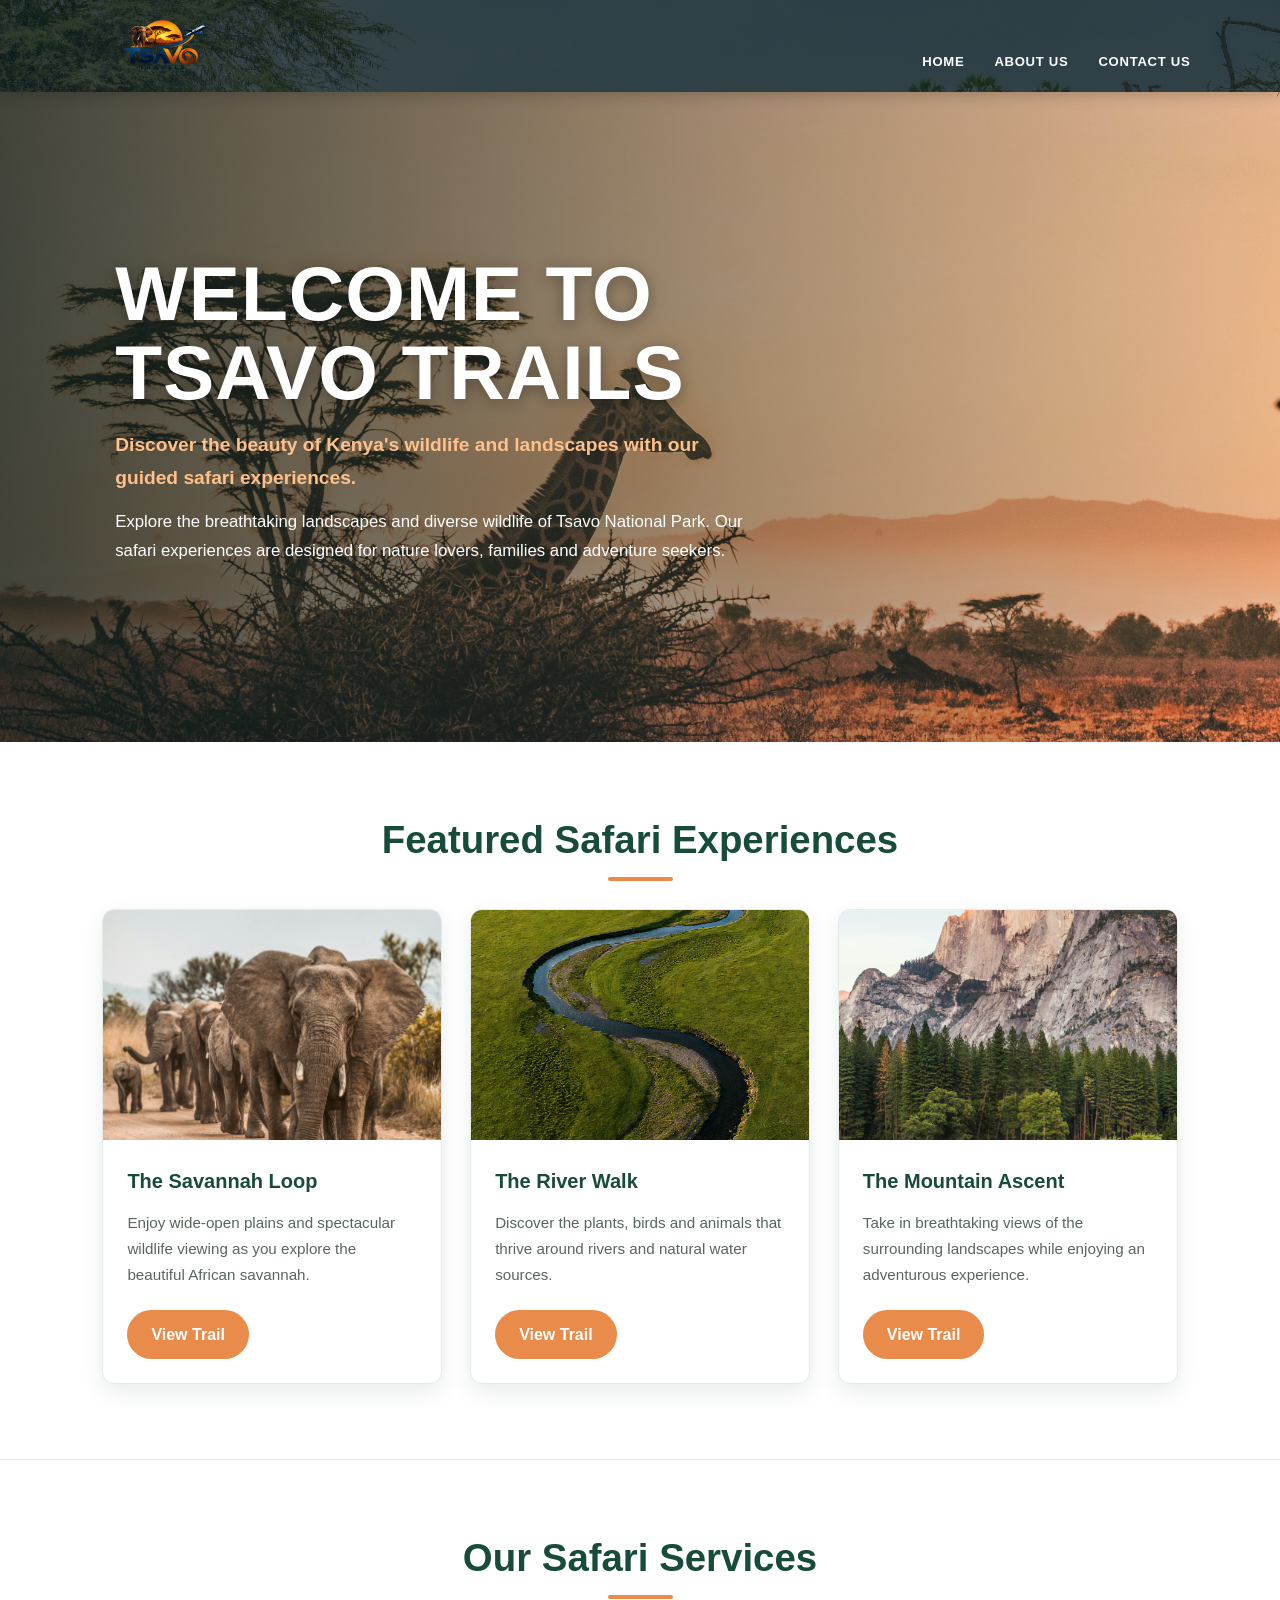
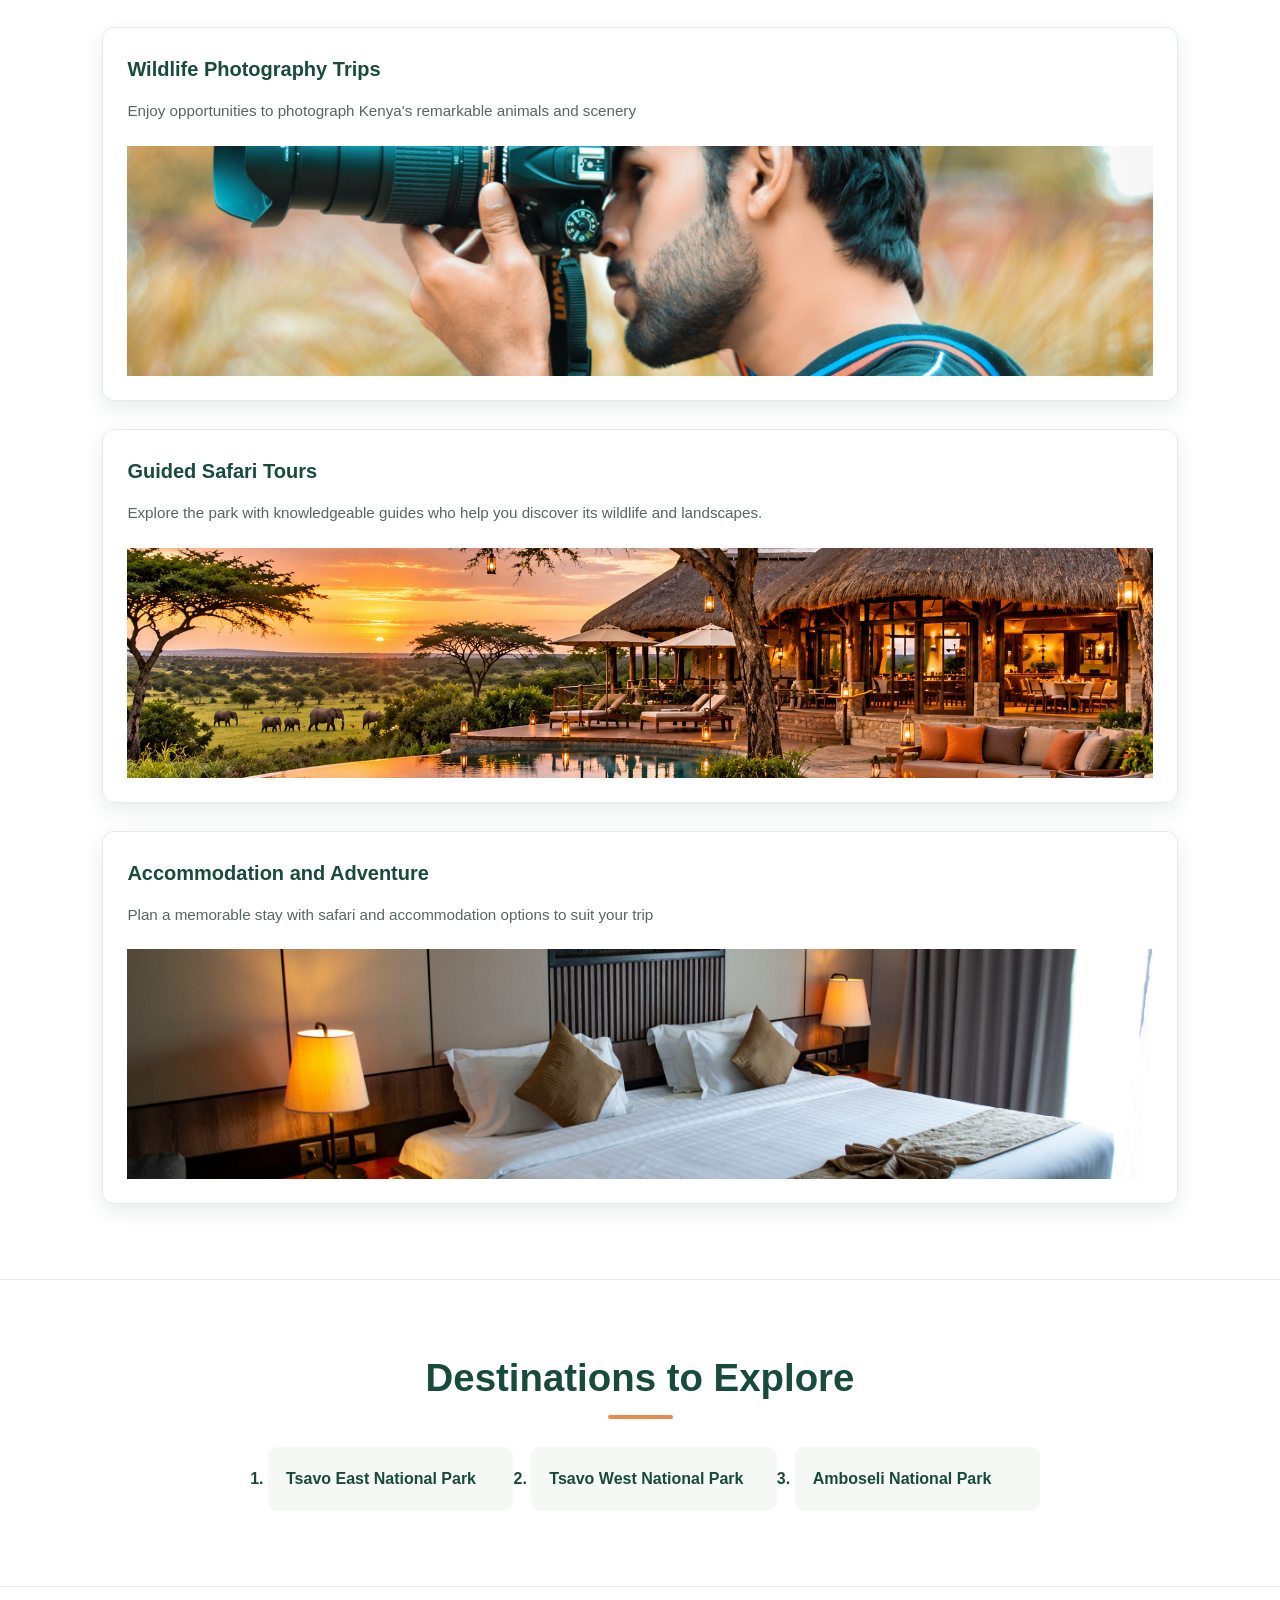
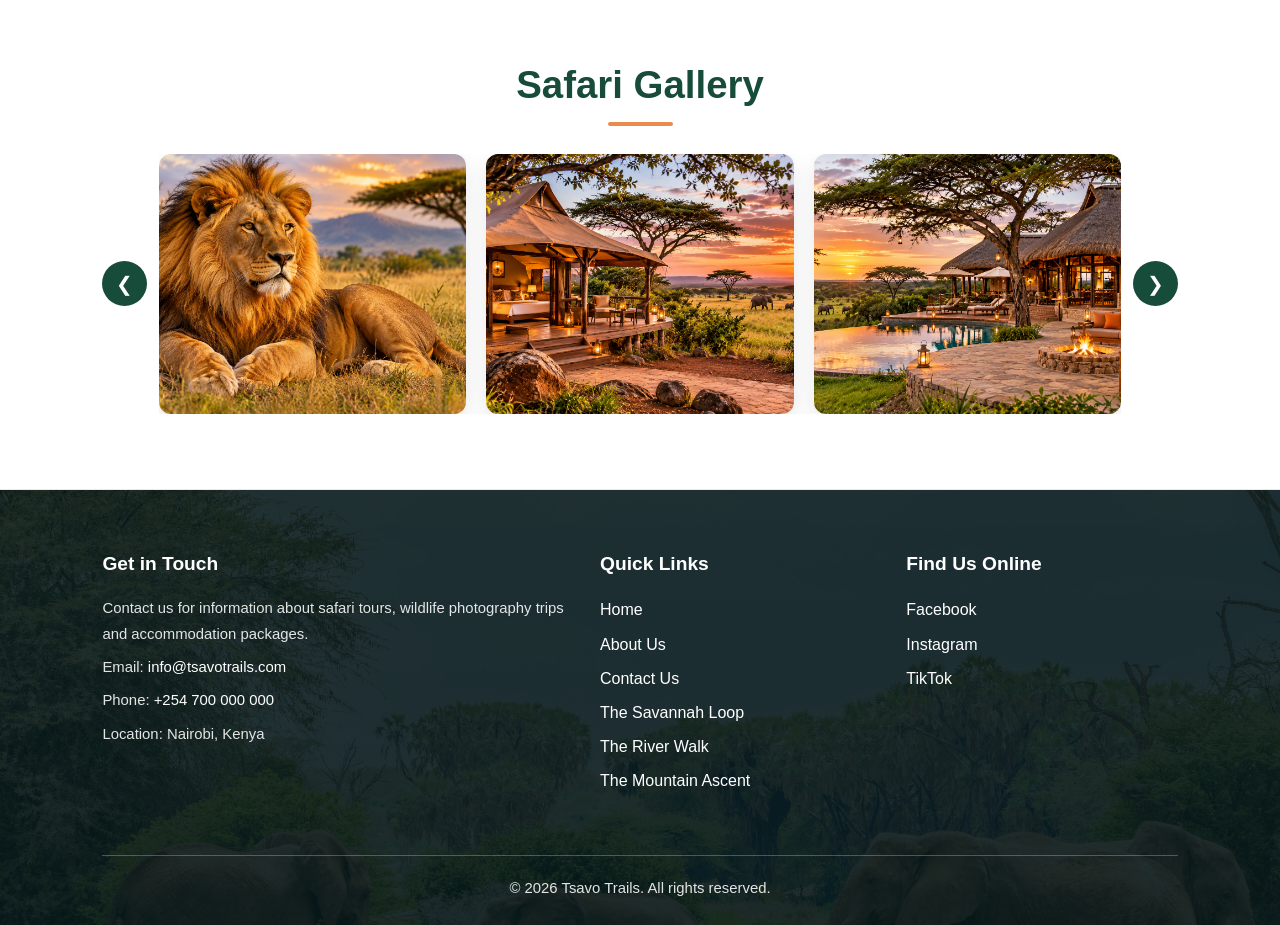
<file: index.html>
<!DOCTYPE html>
<html lang="en">
<head>
    <meta charset="UTF-8">
    <meta name="viewport" content="width=device-width, initial-scale=1.0">
    <meta http-equiv="X-UA-Compatible" content="IE=edge">
    <meta name="description" content="Discover Kenya's wildlife and landscapes with Tsavo Trails guided safari experiences.">
    <title>Tsavo Trails | Home</title>
    <link rel="stylesheet" href="css/style.css">
</head>
<body>
    <header>
        <a href="index.html" aria-label="Tsavo Trails home">
            <img src="Images/Tsavo_Trails_Safari_Sunset_Logo.png" alt="Tsavo Trails safari logo" width="145">
        </a>

        <nav aria-label="Main navigation">
            <ul>
                <li><a href="index.html">Home</a></li>
                <li><a href="about.html">About Us</a></li>
                <li><a href="contactus.html">Contact Us</a></li>
                
            </ul>
        </nav>
    </header>

    <main>
        <section id="hero">
            <h1>Welcome to Tsavo Trails</h1>
            <p><strong>Discover the beauty of Kenya's wildlife and landscapes with our guided safari experiences.</strong></p>
            <p>Explore the breathtaking landscapes and diverse wildlife of Tsavo National Park. Our safari experiences are designed for nature lovers, families and adventure seekers.</p>
        </section>

        <section id="featured-trails">
            <h2>Featured Safari Experiences</h2>

            <div class="trails-container">

                <!-- Savannah Loop -->
                <article class="trail-card">
                    <img src="Images/Elephants_walking.jpg"
                        alt="Elephants walking through the savannah"
                        >

                    <div class="trail-content">
                        <h3>The Savannah Loop</h3>

                        <p>
                            Enjoy wide-open plains and spectacular wildlife
                            viewing as you explore the beautiful African savannah.
                        </p>

                        <a href="trail1.html" class="view-btn">
                            View Trail
                        </a>
                    </div>
                </article>


                <!-- River Walk -->
                <article class="trail-card">
                    <img src="Images/river_stream.jpg"
                        alt="Elephants drinking water near a pond"
                        >

                    <div class="trail-content">
                        <h3>The River Walk</h3>

                        <p>
                            Discover the plants, birds and animals that thrive
                            around rivers and natural water sources.
                        </p>

                        <a href="trail2.html" class="view-btn">
                            View Trail
                        </a>
                    </div>
                </article>


                <!-- Mountain Ascent -->
                <article class="trail-card">
                    <img src="Images/Mountain_view.jpg"
                        alt="Beautiful mountain landscape"
                        >

                    <div class="trail-content">
                        <h3>The Mountain Ascent</h3>

                        <p>
                            Take in breathtaking views of the surrounding
                            landscapes while enjoying an adventurous experience.
                        </p>

                        <a href="trail3.html" class="view-btn">
                            View Trail
                        </a>
                    </div>
                </article>

            </div>
        </section>

        <section id="services">
            <h2>Our Safari Services</h2>

            <div class="services-container">

                <!-- Photography -->
                <article class="services-card">
                    

                    <div class="services-content">
                        <h3>Wildlife Photography Trips</h3>

                        <p>
                            Enjoy opportunities to photograph Kenya's remarkable animals and scenery
                        </p>

                        <img src="Images/ahmed-sheraz-ISiHGYcbJPs-unsplash.jpg"
                        alt="Photography"
                        loading="lazy">
                    </div>
                </article>


                <!-- Guided Safari Tours -->
                <article class="services-card">
                    

                    <div class="services-content">
                        <h3>Guided Safari Tours</h3>

                        <p>Explore the park with knowledgeable guides who help you discover its wildlife and landscapes.</p>

                        <img src="Images/Safari_lodge_surrounded_by_trees_and_open_countryside.png"
                        alt="Tourist Swimming"
                        loading="lazy">
                    </div>
                </article>


                <!-- Accommodation and Adventure -->
                <article class="services-card">
                    

                    <div class="services-content">
                        <h3>Accommodation and Adventure </h3>

                        <p>Plan a memorable stay with safari and accommodation options to suit your trip</p>

                        <img src="Images/Kingsize_bed.jpg"
                        alt="Beautiful mountain landscape"
                        loading="lazy">

                    </div>
                </article>

            </div>
        </section>



        <section id="destinations">
            <h2>Destinations to Explore</h2>
            <ol>
                <li>Tsavo East National Park</li>
                <li>Tsavo West National Park</li>
                <li>Amboseli National Park</li>
            </ol>
        </section>

        <section id="gallery">
            <h2>Safari Gallery</h2>

            <div class="gallery-container">

                <!-- Previous button -->
                <button type="button"
                        class="gallery-btn prev-btn"
                        aria-label="Previous images">
                    &#10094;
                </button>

                <!-- Images viewport -->
                <div class="gallery-viewport" tabindex="0" role="region"
                     aria-label="Safari wildlife photographs">
                    <div class="gallery-track">

                        <img src="Images/Lion_resting_in_the_African_grassland.png"
                            alt="Lion resting in the African grassland"
                            loading="lazy">

                        <img src="Images/Safari_accommodation_in_a_natural_African_landscape.png"
                            alt="Safari accommodation in a natural African landscape"
                            loading="lazy">

                        <img src="Images/Safari_lodge_surrounded_by_trees_and_open_countryside.png"
                            alt="Safari lodge surrounded by trees and open countryside"
                            loading="lazy">

                        <img src="Images/Sun_setting_over_the_wide_African_savannah.png"
                            alt="Sun setting over the wide African savannah"
                            loading="lazy">

                        <!-- Add more images here when needed -->

                        <img src="Images/Leopard_walk.jpg"
                            alt="Leopard walking through the African wilderness"
                            loading="lazy">

                        <img src="Images/Zebra_close-up.jpg"
                            alt="Zebra in the African wilderness"
                            loading="lazy">

                    </div>
                </div>

                <!-- Next button -->
                <button type="button"
                        class="gallery-btn next-btn"
                        aria-label="Next images">
                    &#10095;
                </button>

            </div>
        </section>
    </main>

    <footer>
        <section id="contact-info">
            <h2>Get in Touch</h2>
            <p>Contact us for information about safari tours, wildlife photography trips and accommodation packages.</p>
            <address>
                <p>Email: <a href="mailto:info@tsavotrails.com">info@tsavotrails.com</a></p>
                <p>Phone: <a href="tel:+254700000000">+254 700 000 000</a></p>
                <p>Location: Nairobi, Kenya</p>
            </address>
        </section>

        <section id="quicklinks">
            <h2>Quick Links</h2>
            <ul>
                <li><a href="index.html">Home</a></li>
                <li><a href="about.html">About Us</a></li>
                <li><a href="contactus.html">Contact Us</a></li>
                <li><a href="trail1.html">The Savannah Loop</a></li>
                <li><a href="trail2.html">The River Walk</a></li>
                <li><a href="trail3.html">The Mountain Ascent</a></li>
            </ul>
        </section>

        <section id="social-media">
            <h2>Find Us Online</h2>
            <ul>
                <li><a href="https://www.facebook.com/" target="_blank" rel="noopener noreferrer">Facebook</a></li>
                <li><a href="https://www.instagram.com/" target="_blank" rel="noopener noreferrer">Instagram</a></li>
                <li><a href="https://www.tiktok.com/" target="_blank" rel="noopener noreferrer">TikTok</a></li>
            </ul>
        </section>

        <section id="copyright">
            <p>&copy; 2026 Tsavo Trails. All rights reserved.</p>
        </section>
    </footer>
</body>
</html>
</file>
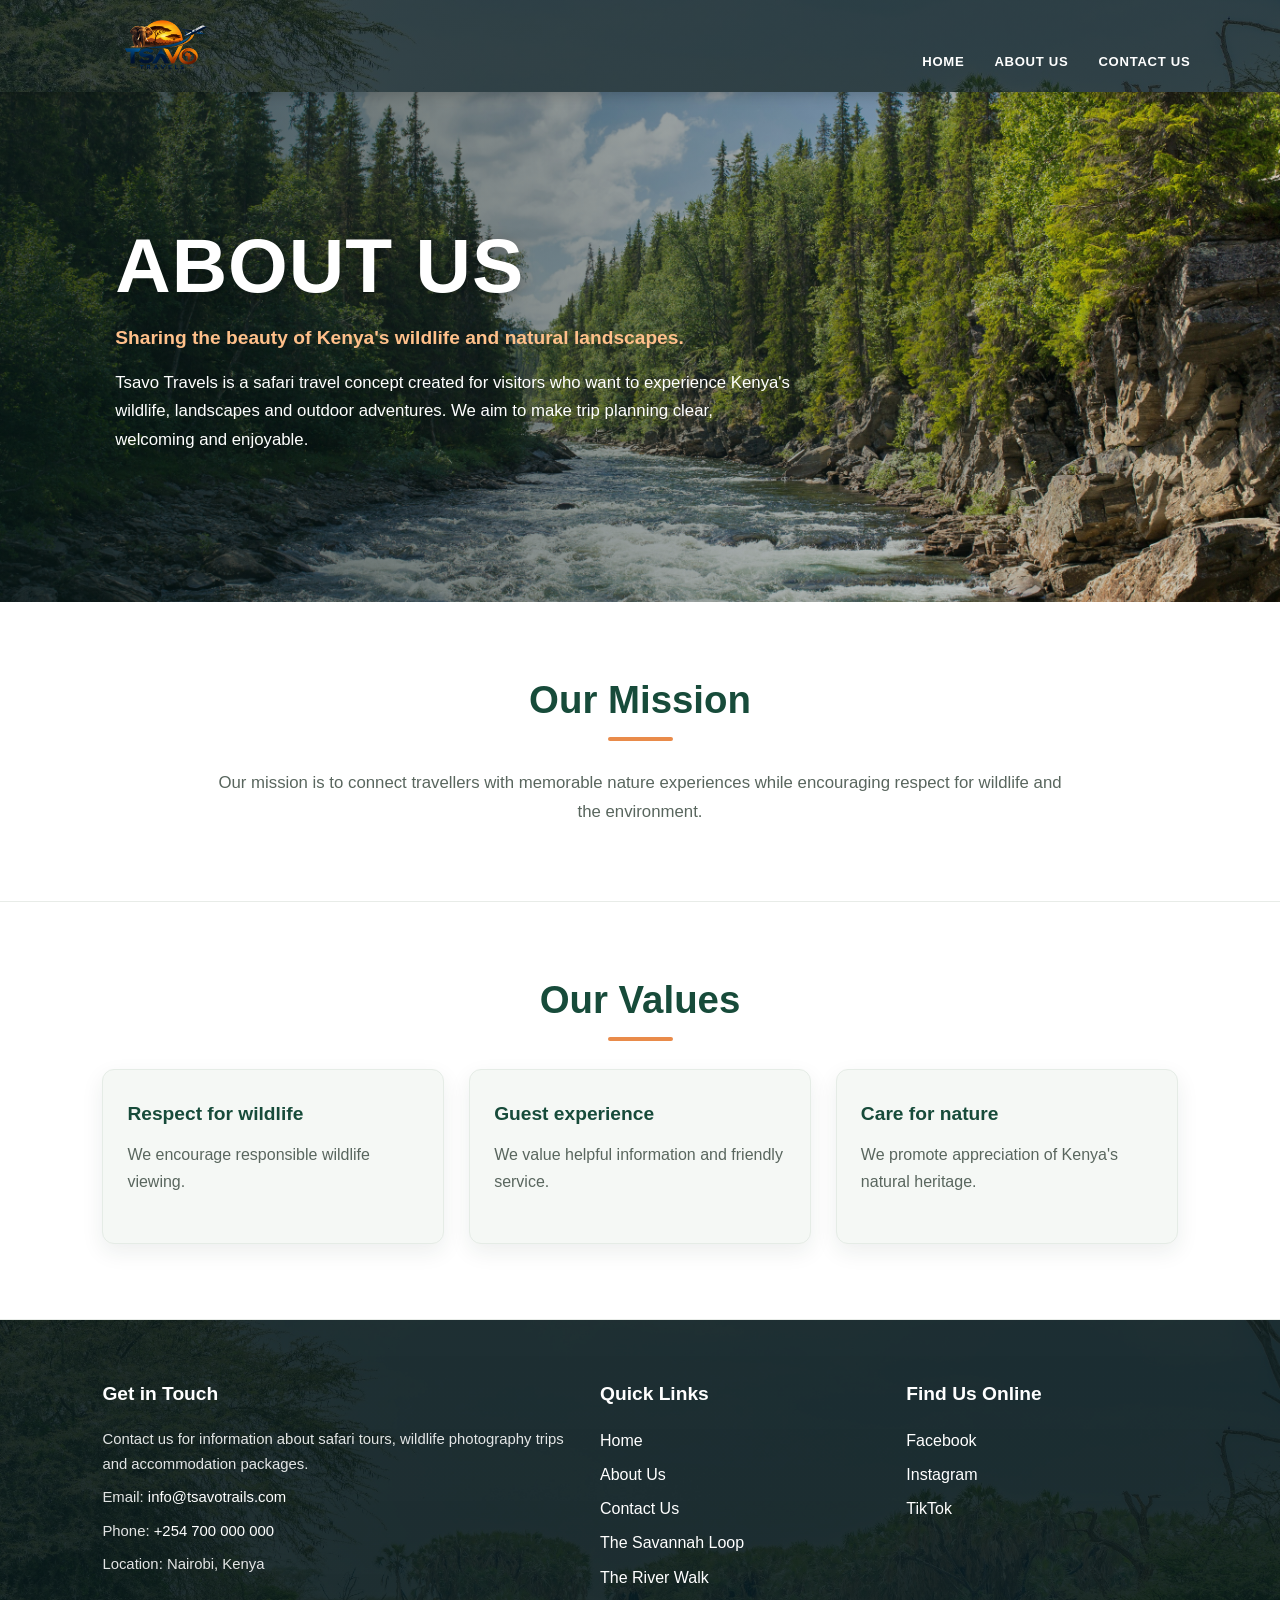
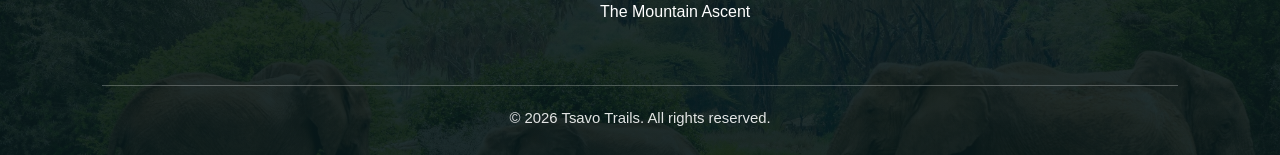
<file: about.html>
<!DOCTYPE html>
<html lang="en">
<head>
    <meta charset="UTF-8">
    <meta name="viewport" content="width=device-width, initial-scale=1.0">
    <meta http-equiv="X-UA-Compatible" content="IE=edge">
    <meta name="description" content="Learn about Tsavo Trails, our mission and our values.">
    <title>Tsavo Trails | About Us</title>
    <link rel="stylesheet" href="css/about.css">
</head>
<body>
    <header>
        <a href="index.html" aria-label="Tsavo Trails home">
            <img src="Images/Tsavo_Trails_Safari_Sunset_Logo.png" alt="Tsavo Trails safari logo" width="145">
        </a>
        <nav aria-label="Main navigation">
            <ul>
                <li><a href="index.html">Home</a></li>
                <li><a href="about.html">About Us</a></li>
                <li><a href="contactus.html">Contact Us</a></li>
                
            </ul>
        </nav>
    </header>

    <main>
        <section id="about-us">
            <h1>About Us</h1>
            <p><strong>Sharing the beauty of Kenya's wildlife and natural landscapes.</strong></p>
            <p>Tsavo Travels is a safari travel concept created for visitors who want to experience Kenya's wildlife, landscapes and outdoor adventures. We aim to make trip planning clear, welcoming and enjoyable.</p>
        </section>

        <section id="our-mission">
            <h2>Our Mission</h2>
            <p>Our mission is to connect travellers with memorable nature experiences while encouraging respect for wildlife and the environment.</p>
        </section>

        <section id="our-values">
            <h2>Our Values</h2>
            <ul>
                <li><strong>Respect for wildlife</strong>We encourage responsible wildlife viewing.</li>
                <li><strong>Guest experience</strong>We value helpful information and friendly service.</li>
                <li><strong>Care for nature</strong>We promote appreciation of Kenya's natural heritage.</li>
            </ul>
        </section>
    </main>

    <footer>
        <section id="contact-info">
            <h2>Get in Touch</h2>
            <p>Contact us for information about safari tours, wildlife photography trips and accommodation packages.</p>
            <address>
                <p>Email: <a href="mailto:info@tsavotrails.com">info@tsavotrails.com</a></p>
                <p>Phone: <a href="tel:+254700000000">+254 700 000 000</a></p>
                <p>Location: Nairobi, Kenya</p>
            </address>
        </section>
        <section id="quicklinks">
            <h2>Quick Links</h2>
            <ul>
                <li><a href="index.html">Home</a></li>
                <li><a href="about.html">About Us</a></li>
                <li><a href="contactus.html">Contact Us</a></li>
                <li><a href="trail1.html">The Savannah Loop</a></li>
                <li><a href="trail2.html">The River Walk</a></li>
                <li><a href="trail3.html">The Mountain Ascent</a></li>
            </ul>
        </section>
        <section id="social-media">
            <h2>Find Us Online</h2>
            <ul>
                <li><a href="https://www.facebook.com/" target="_blank" rel="noopener noreferrer">Facebook</a></li>
                <li><a href="https://www.instagram.com/" target="_blank" rel="noopener noreferrer">Instagram</a></li>
                <li><a href="https://www.tiktok.com/" target="_blank" rel="noopener noreferrer">TikTok</a></li>
            </ul>
        </section>
        <section id="copyright">
            <p>&copy; 2026 Tsavo Trails. All rights reserved.</p>
        </section>
    </footer>
</body>
</html>
</file>
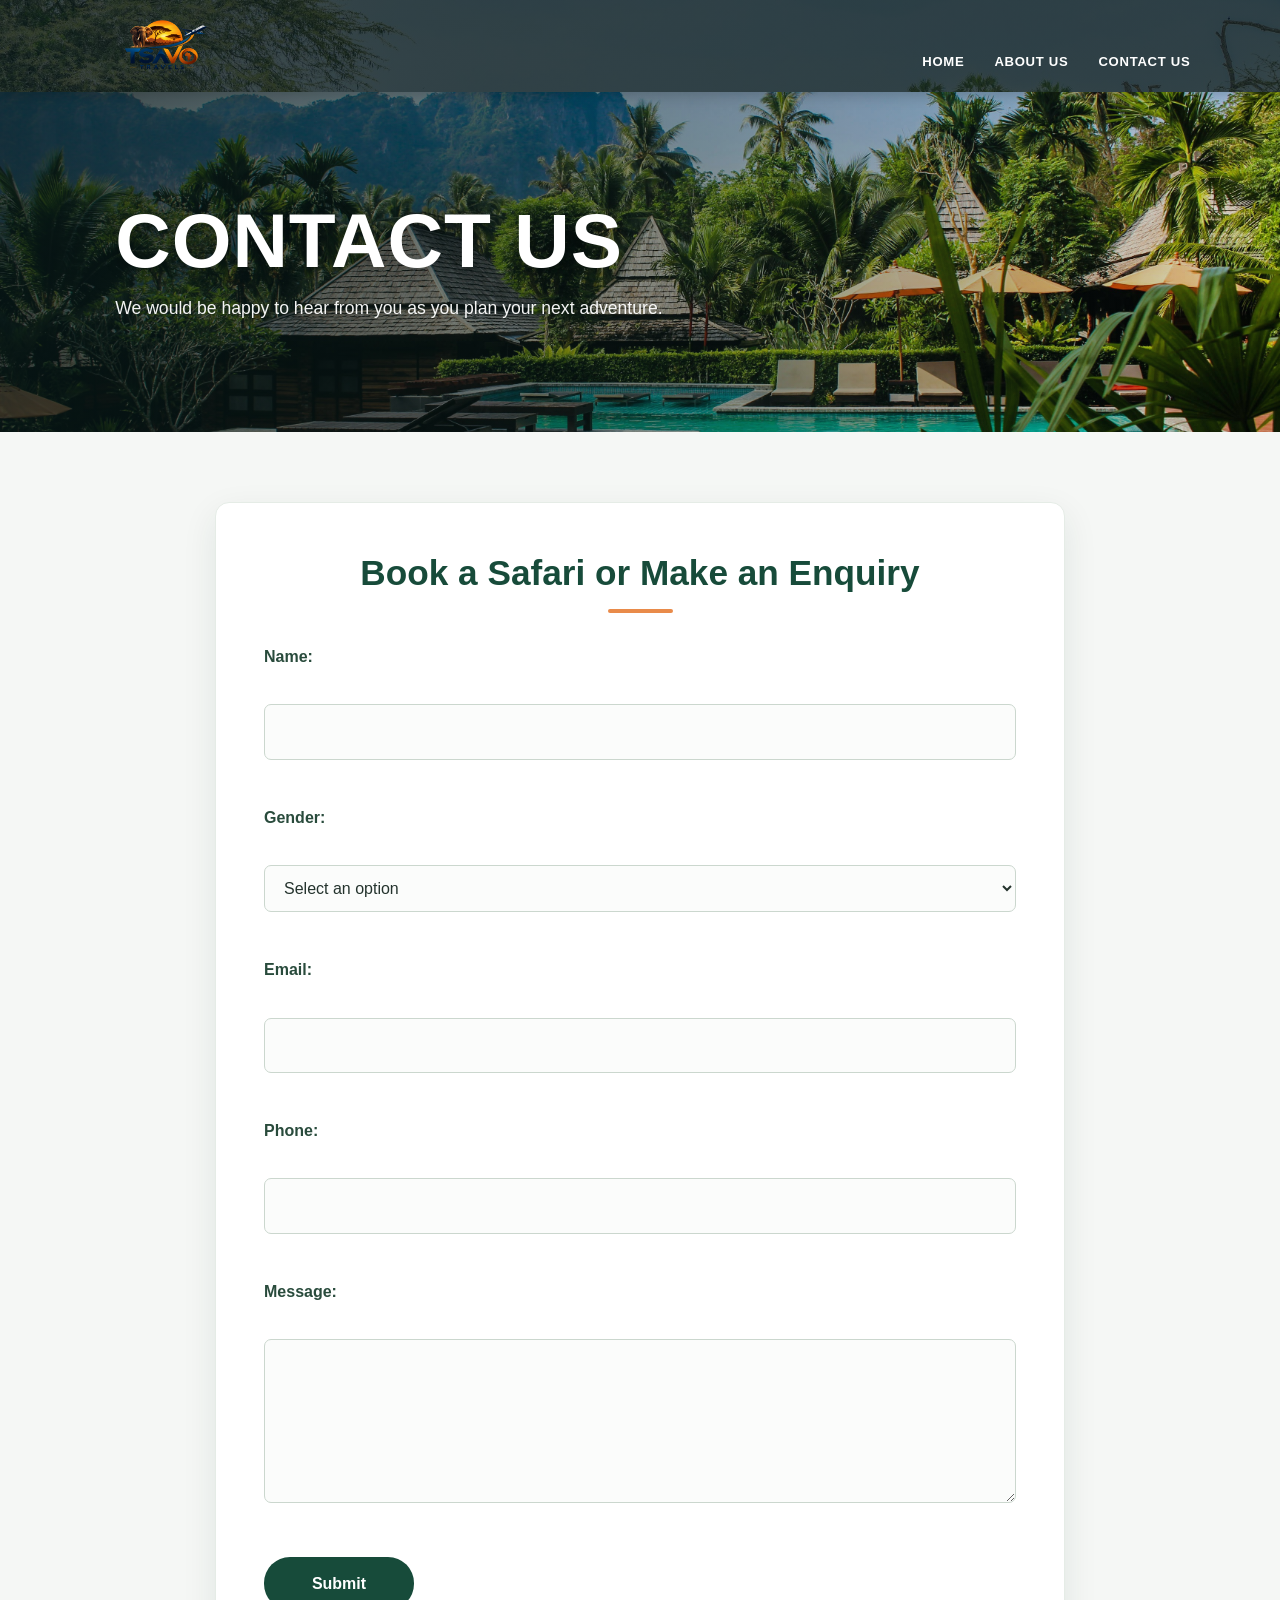
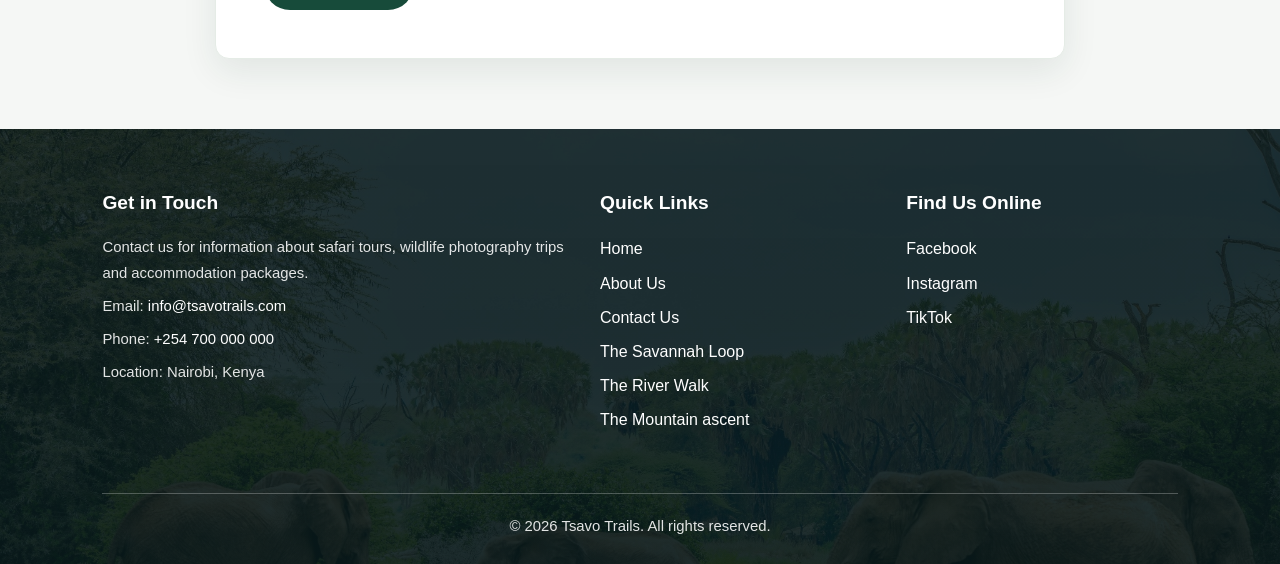
<file: contactus.html>
<!DOCTYPE html>
<html lang="en">
<head>
    <meta charset="UTF-8">
    <meta name="viewport" content="width=device-width, initial-scale=1.0">
    <meta http-equiv="X-UA-Compatible" content="IE=edge">
    <meta name="description" content="Contact Tsavo Trails to enquire about safari experiences and packages.">
    <title>Tsavo Trails | Contact Us</title>
    <link rel="stylesheet" href="css/contactus.css">
</head>
<body>
    <header>
        <a href="index.html" aria-label="Tsavo Trails home">
            <img src="Images/Tsavo_Trails_Safari_Sunset_Logo.png" alt="Tsavo Trails safari logo" width="145">
        </a>
        <nav aria-label="Main navigation">
            <ul>
                <li><a href="index.html">Home</a></li>
                <li><a href="about.html">About Us</a></li>
                <li><a href="contactus.html">Contact Us</a></li>
            </ul>
        </nav>
    </header>

    <main>
        <section id="contact-intro">
            <h1>Contact Us</h1>
            <p>We would be happy to hear from you as you plan your next adventure.</p>
        </section>

        <section id="contact-form">
            <h2>Book a Safari or Make an Enquiry</h2>
            <form action="#" method="post">
                <label for="name">Name:</label><br>
                <input type="text" id="name" name="name" autocomplete="name" required><br><br>

                <label for="gender">Gender:</label><br>
                <select id="gender" name="gender">
                    <option value="">Select an option</option>
                    <option value="male">Male</option>
                    <option value="female">Female</option>
                    <option value="other">Other</option>
                </select><br><br>

                <label for="email">Email:</label><br>
                <input type="email" id="email" name="email" autocomplete="email" required><br><br>

                <label for="phone">Phone:</label><br>
                <input type="tel" id="phone" name="phone" autocomplete="tel" required><br><br>

                <label for="message">Message:</label><br>
                <textarea id="message" name="message" rows="5" minlength="10" required></textarea><br><br>

                <input type="submit" value="Submit">
            </form>
        </section>
    </main>

    <footer>
        <section id="contact-info">
            <h2>Get in Touch</h2>
            <p>Contact us for information about safari tours, wildlife photography trips and accommodation packages.</p>
            <address>
                <p>Email: <a href="mailto:info@tsavotrails.com">info@tsavotrails.com</a></p>
                <p>Phone: <a href="tel:+254700000000">+254 700 000 000</a></p>
                <p>Location: Nairobi, Kenya</p>
            </address>
        </section>
        <section id="quicklinks">
            <h2>Quick Links</h2>
            <ul>
                <li><a href="index.html">Home</a></li>
                <li><a href="about.html">About Us</a></li>
                <li><a href="contactus.html">Contact Us</a></li>
                <li><a href="trail1.html">The Savannah Loop</a></li>
                <li><a href="trail2.html">The River Walk</a></li>
                <li><a href="trail3.html">The Mountain ascent</a></li>
            </ul>
        </section>
        <section id="social-media">
            <h2>Find Us Online</h2>
            <ul>
                <li><a href="https://www.facebook.com/" target="_blank" rel="noopener noreferrer">Facebook</a></li>
                <li><a href="https://www.instagram.com/" target="_blank" rel="noopener noreferrer">Instagram</a></li>
                <li><a href="https://www.tiktok.com/" target="_blank" rel="noopener noreferrer">TikTok</a></li>            </ul>
        </section>
        <section id="copyright">
            <p>&copy; 2026 Tsavo Trails. All rights reserved.</p>
        </section>
    </footer>
</body>
</html>
</file>
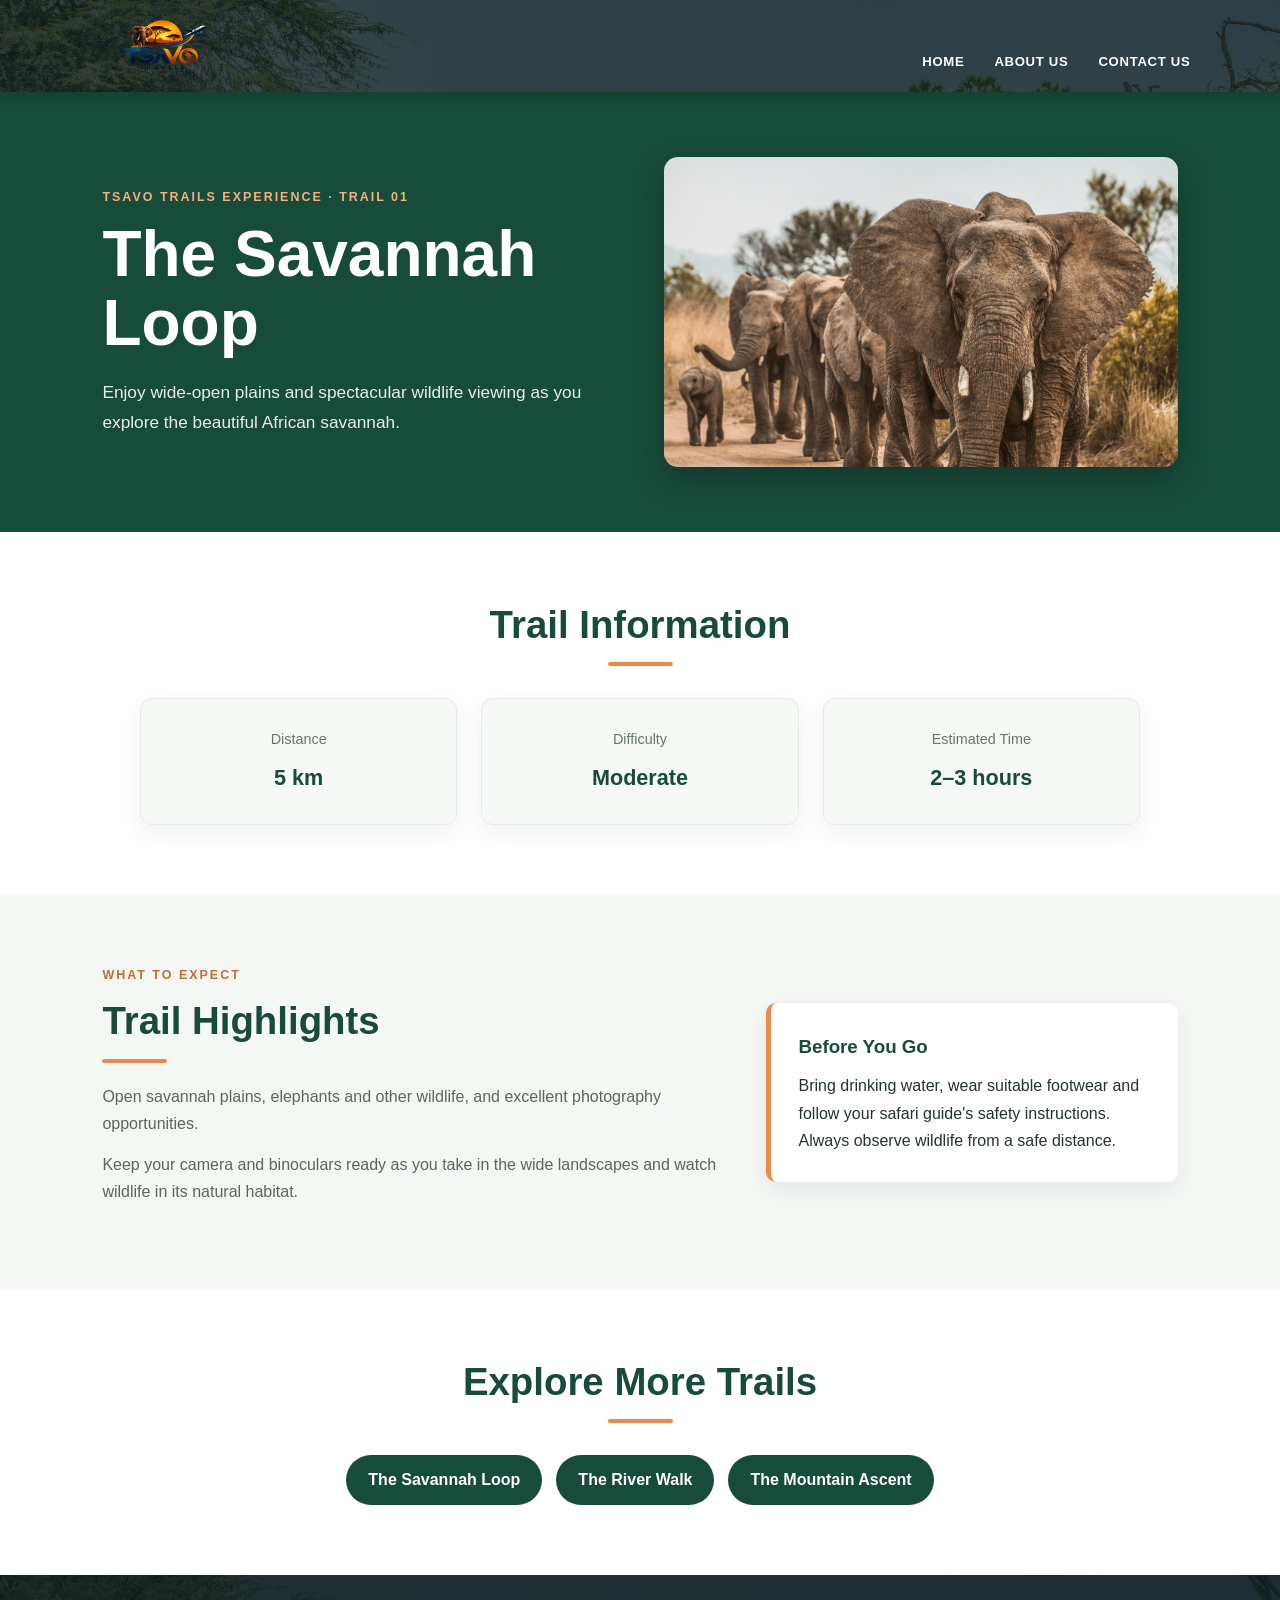
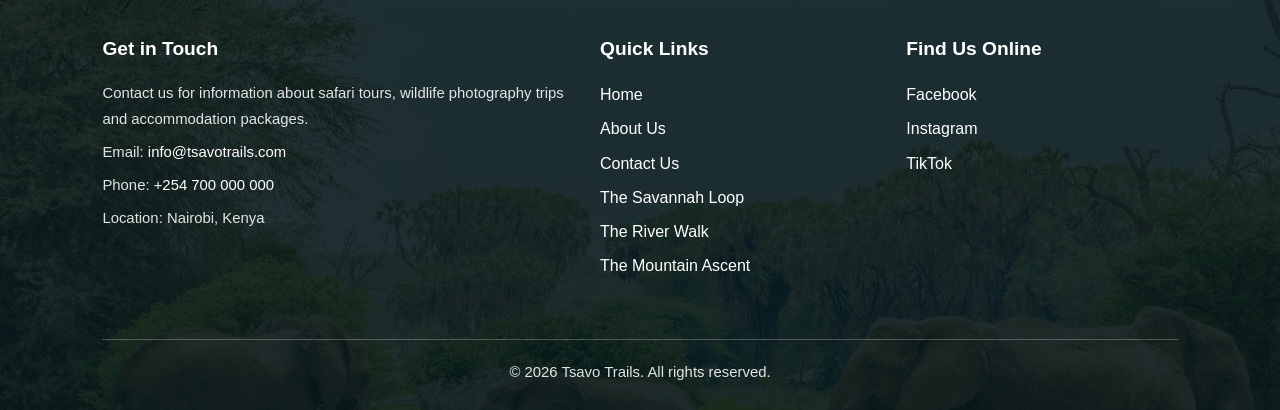
<file: trail1.html>
<!DOCTYPE html>
<html lang="en">
<head>
    <meta charset="UTF-8">
    <meta name="viewport" content="width=device-width, initial-scale=1.0">
    <meta http-equiv="X-UA-Compatible" content="IE=edge">
    <meta name="description" content="Enjoy wide-open plains and spectacular wildlife viewing as you explore the beautiful African savannah.">
    <title>Tsavo Trails | The Savannah Loop</title>
    <link rel="stylesheet" href="css/alltrail.css">
</head>
<body>
    <header>
        <a href="index.html" aria-label="Tsavo Trails home">
            <img src="Images/Tsavo_Trails_Safari_Sunset_Logo.png"
                 alt="Tsavo Trails safari logo" width="145">
        </a>

        <nav aria-label="Main navigation">
            <ul>
                <li><a href="index.html">Home</a></li>
                <li><a href="about.html">About Us</a></li>
                <li><a href="contactus.html">Contact Us</a></li>
            </ul>
        </nav>
    </header>

    <main>
        <!-- INTRODUCTION: trail title, description and main photograph -->
        <section class="trail-hero">
            <div class="trail-hero-content">
                <p class="eyebrow">TSAVO TRAILS EXPERIENCE · TRAIL 01</p>
                <h1>The Savannah Loop</h1>
                <p>Enjoy wide-open plains and spectacular wildlife viewing as you explore the beautiful African savannah.</p>
            </div>
            <img src="Images/Elephants_walking.jpg" alt="Elephants walking through the African savannah">
        </section>

        <!-- QUICK FACTS: the main details visitors need before choosing a trail -->
        <section class="trail-details" aria-labelledby="trail-details-heading">
            <h2 id="trail-details-heading">Trail Information</h2>
            <div class="details-grid">
                <article class="detail-card">
                    <span class="detail-label">Distance</span>
                    <strong>5 km</strong>
                </article>
                <article class="detail-card">
                    <span class="detail-label">Difficulty</span>
                    <strong>Moderate</strong>
                </article>
                <article class="detail-card">
                    <span class="detail-label">Estimated Time</span>
                    <strong>2–3 hours</strong>
                </article>
            </div>
        </section>

        <!-- HIGHLIGHTS: more information about what visitors can experience -->
        <section class="trail-highlights">
            <div class="highlights-content">
                <p class="eyebrow">WHAT TO EXPECT</p>
                <h2>Trail Highlights</h2>
                <p>Open savannah plains, elephants and other wildlife, and excellent photography opportunities.</p>
                <p>Keep your camera and binoculars ready as you take in the wide landscapes and watch wildlife in its natural habitat.</p>
            </div>
            <aside class="trail-note">
                <h3>Before You Go</h3>
                <p>Bring drinking water, wear suitable footwear and follow your safari guide's safety instructions. Always observe wildlife from a safe distance.</p>
            </aside>
        </section>

        <!-- NAVIGATION: links visitors to the other two trails -->
        <section class="other-trails">
            <h2>Explore More Trails</h2>
            <div class="other-trails-links">
                <a href="trail1.html">The Savannah Loop</a>
                <a href="trail2.html">The River Walk</a>
                <a href="trail3.html">The Mountain Ascent</a>
            </div>
        </section>
    </main>

    <footer>
        <section id="contact-info">
            <h2>Get in Touch</h2>
            <p>Contact us for information about safari tours, wildlife photography trips and accommodation packages.</p>
            <address>
                <p>Email: <a href="mailto:info@tsavotrails.com">info@tsavotrails.com</a></p>
                <p>Phone: <a href="tel:+254700000000">+254 700 000 000</a></p>
                <p>Location: Nairobi, Kenya</p>
            </address>
        </section>

        <section id="quicklinks">
            <h2>Quick Links</h2>
            <ul>
                <li><a href="index.html">Home</a></li>
                <li><a href="about.html">About Us</a></li>
                <li><a href="contactus.html">Contact Us</a></li>
                <li><a href="trail1.html">The Savannah Loop</a></li>
                <li><a href="trail2.html">The River Walk</a></li>
                <li><a href="trail3.html">The Mountain Ascent</a></li>
            </ul>
        </section>

        <section id="social-media">
            <h2>Find Us Online</h2>
            <ul>
                <li><a href="https://www.facebook.com/" target="_blank" rel="noopener noreferrer">Facebook</a></li>
                <li><a href="https://www.instagram.com/" target="_blank" rel="noopener noreferrer">Instagram</a></li>
                <li><a href="https://www.tiktok.com/" target="_blank" rel="noopener noreferrer">TikTok</a></li>
            </ul>
        </section>

        <section id="copyright">
            <p>&copy; 2026 Tsavo Trails. All rights reserved.</p>
        </section>
    </footer>
</body>
</html>
</file>
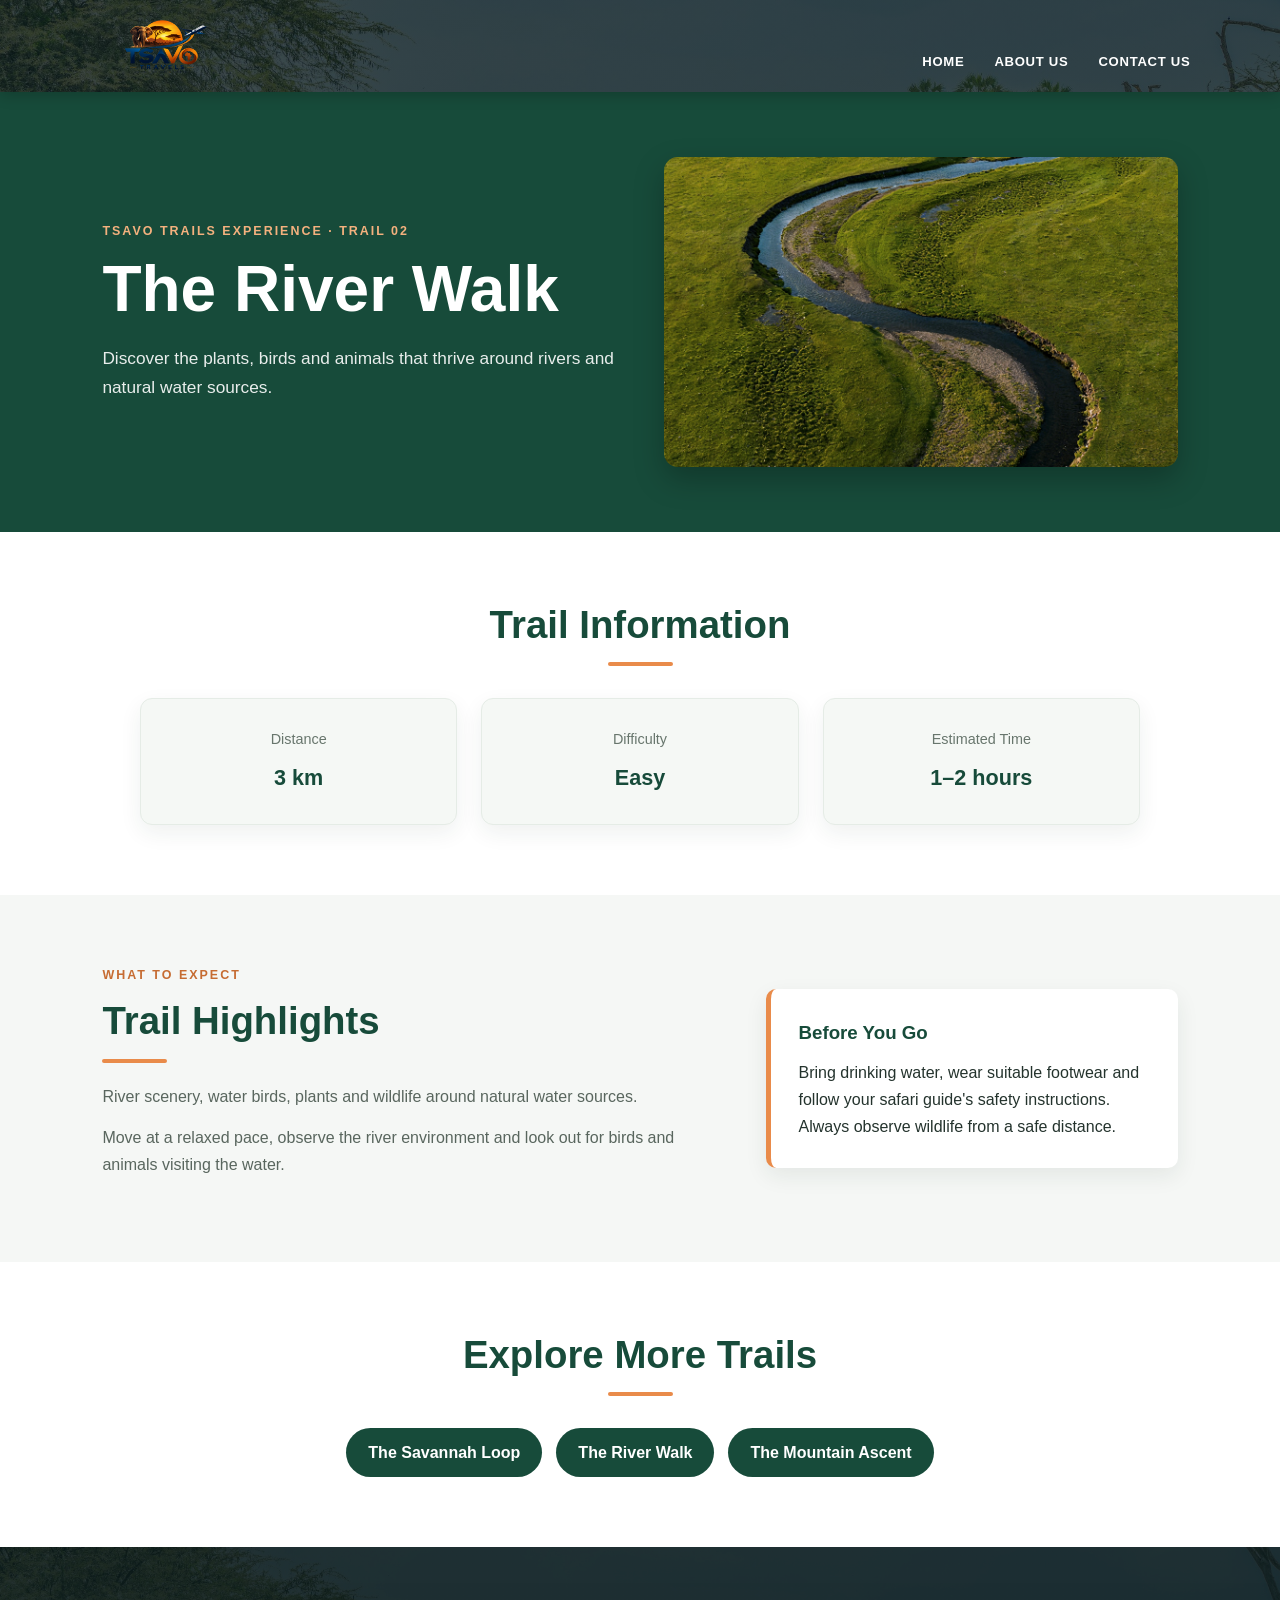
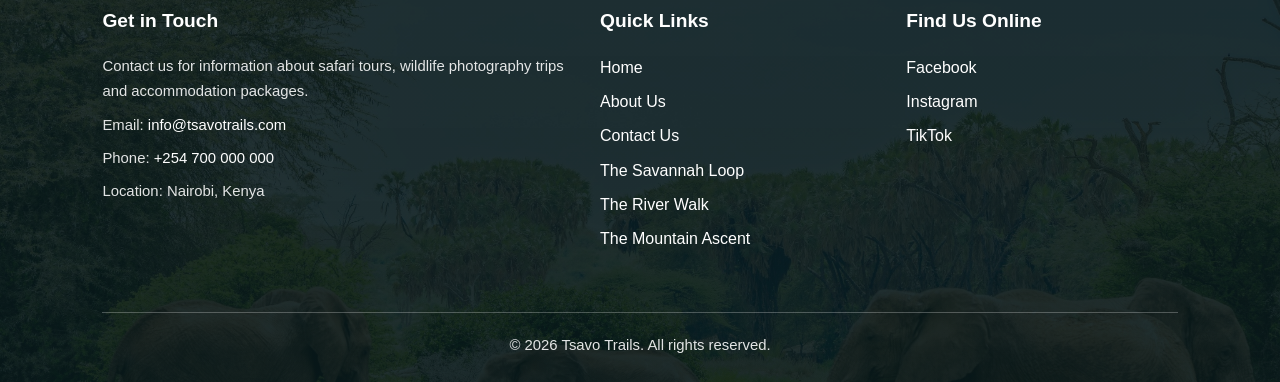
<file: trail2.html>
<!DOCTYPE html>
<html lang="en">
<head>
    <meta charset="UTF-8">
    <meta name="viewport" content="width=device-width, initial-scale=1.0">
    <meta http-equiv="X-UA-Compatible" content="IE=edge">
    <meta name="description" content="Discover the plants, birds and animals that thrive around rivers and natural water sources.">
    <title>Tsavo Trails | The River Walk</title>
    <link rel="stylesheet" href="css/alltrail.css">
</head>
<body>
    <header>
        <a href="index.html" aria-label="Tsavo Trails home">
            <img src="Images/Tsavo_Trails_Safari_Sunset_Logo.png"
                 alt="Tsavo Trails safari logo" width="145">
        </a>

        <nav aria-label="Main navigation">
            <ul>
                <li><a href="index.html">Home</a></li>
                <li><a href="about.html">About Us</a></li>
                <li><a href="contactus.html">Contact Us</a></li>
            </ul>
        </nav>
    </header>

    <main>
        <!-- INTRODUCTION: trail title, description and main photograph -->
        <section class="trail-hero">
            <div class="trail-hero-content">
                <p class="eyebrow">TSAVO TRAILS EXPERIENCE · TRAIL 02</p>
                <h1>The River Walk</h1>
                <p>Discover the plants, birds and animals that thrive around rivers and natural water sources.</p>
            </div>
            <img src="Images/river_stream.jpg" alt="Elephants drinking water near a pond">
        </section>

        <!-- QUICK FACTS: the main details visitors need before choosing a trail -->
        <section class="trail-details" aria-labelledby="trail-details-heading">
            <h2 id="trail-details-heading">Trail Information</h2>
            <div class="details-grid">
                <article class="detail-card">
                    <span class="detail-label">Distance</span>
                    <strong>3 km</strong>
                </article>
                <article class="detail-card">
                    <span class="detail-label">Difficulty</span>
                    <strong>Easy</strong>
                </article>
                <article class="detail-card">
                    <span class="detail-label">Estimated Time</span>
                    <strong>1–2 hours</strong>
                </article>
            </div>
        </section>

        <!-- HIGHLIGHTS: more information about what visitors can experience -->
        <section class="trail-highlights">
            <div class="highlights-content">
                <p class="eyebrow">WHAT TO EXPECT</p>
                <h2>Trail Highlights</h2>
                <p>River scenery, water birds, plants and wildlife around natural water sources.</p>
                <p>Move at a relaxed pace, observe the river environment and look out for birds and animals visiting the water.</p>
            </div>
            <aside class="trail-note">
                <h3>Before You Go</h3>
                <p>Bring drinking water, wear suitable footwear and follow your safari guide's safety instructions. Always observe wildlife from a safe distance.</p>
            </aside>
        </section>

        <!-- NAVIGATION: links visitors to the other two trails -->
        <section class="other-trails">
            <h2>Explore More Trails</h2>
            <div class="other-trails-links">
                <a href="trail1.html">The Savannah Loop</a>
                <a href="trail2.html">The River Walk</a>
                <a href="trail3.html">The Mountain Ascent</a>
            </div>
        </section>
    </main>

    <footer>
        <section id="contact-info">
            <h2>Get in Touch</h2>
            <p>Contact us for information about safari tours, wildlife photography trips and accommodation packages.</p>
            <address>
                <p>Email: <a href="mailto:info@tsavotrails.com">info@tsavotrails.com</a></p>
                <p>Phone: <a href="tel:+254700000000">+254 700 000 000</a></p>
                <p>Location: Nairobi, Kenya</p>
            </address>
        </section>

        <section id="quicklinks">
            <h2>Quick Links</h2>
            <ul>
                <li><a href="index.html">Home</a></li>
                <li><a href="about.html">About Us</a></li>
                <li><a href="contactus.html">Contact Us</a></li>
                <li><a href="trail1.html">The Savannah Loop</a></li>
                <li><a href="trail2.html">The River Walk</a></li>
                <li><a href="trail3.html">The Mountain Ascent</a></li>
            </ul>
        </section>

        <section id="social-media">
            <h2>Find Us Online</h2>
            <ul>
                <li><a href="https://www.facebook.com/" target="_blank" rel="noopener noreferrer">Facebook</a></li>
                <li><a href="https://www.instagram.com/" target="_blank" rel="noopener noreferrer">Instagram</a></li>
                <li><a href="https://www.tiktok.com/" target="_blank" rel="noopener noreferrer">TikTok</a></li>
            </ul>
        </section>

        <section id="copyright">
            <p>&copy; 2026 Tsavo Trails. All rights reserved.</p>
        </section>
    </footer>
</body>
</html>
</file>
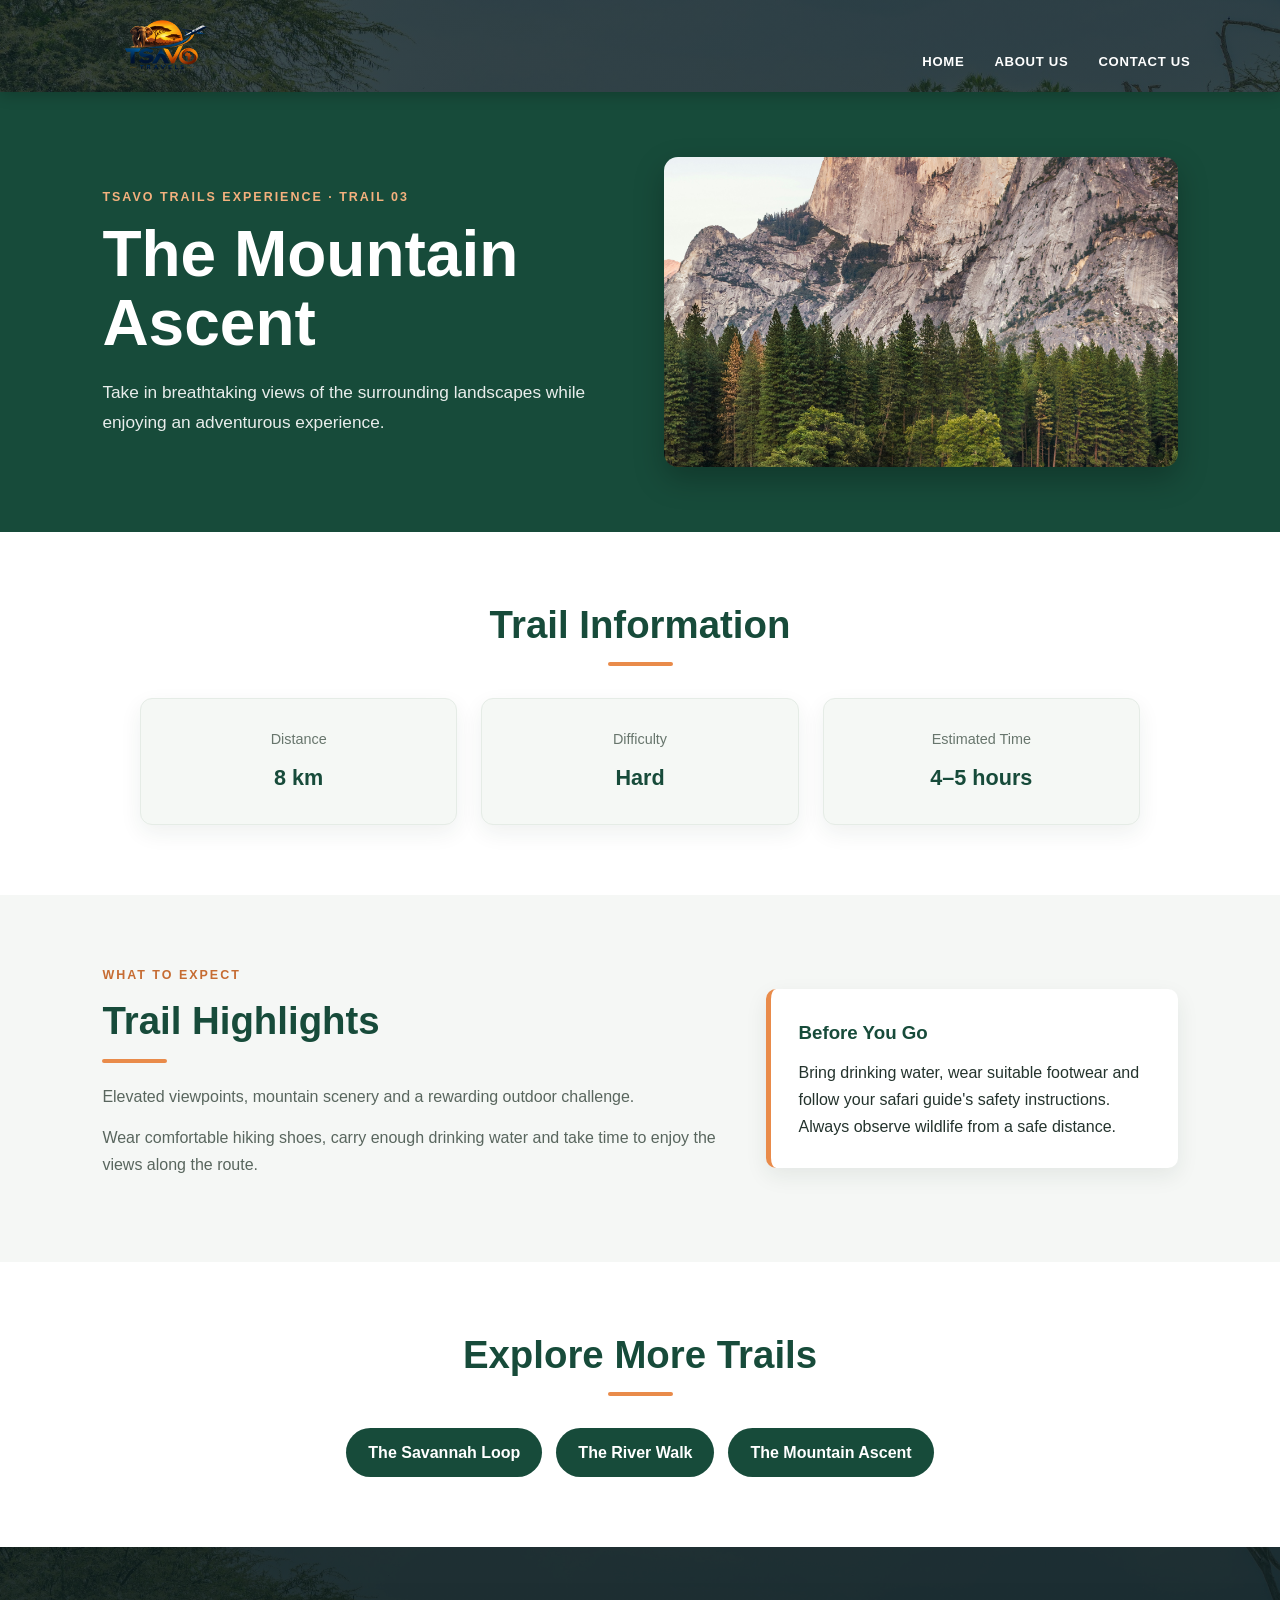
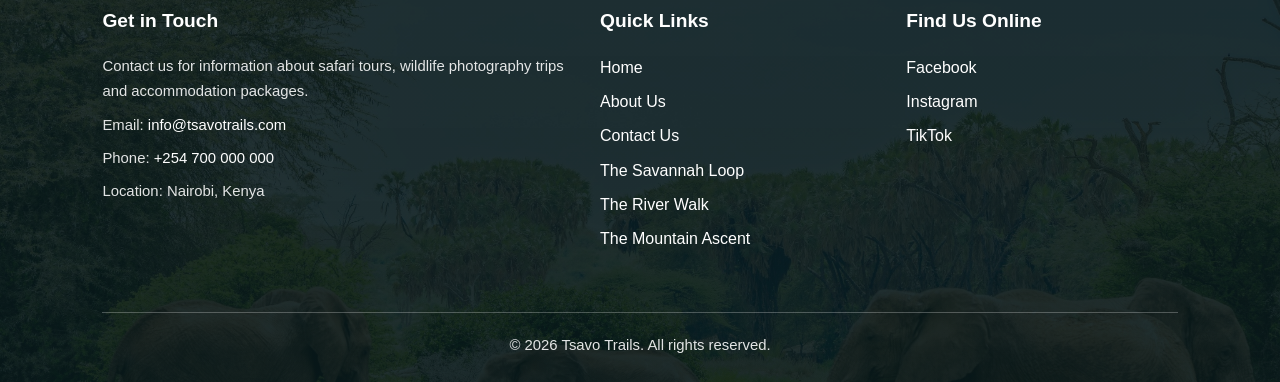
<file: trail3.html>
<!DOCTYPE html>
<html lang="en">
<head>
    <meta charset="UTF-8">
    <meta name="viewport" content="width=device-width, initial-scale=1.0">
    <meta http-equiv="X-UA-Compatible" content="IE=edge">
    <meta name="description" content="Take in breathtaking views of the surrounding landscapes while enjoying an adventurous experience.">
    <title>Tsavo Trails | The Mountain Ascent</title>
    <link rel="stylesheet" href="css/alltrail.css">
</head>
<body>
    <header>
        <a href="index.html" aria-label="Tsavo Trails home">
            <img src="Images/Tsavo_Trails_Safari_Sunset_Logo.png"
                 alt="Tsavo Trails safari logo" width="145">
        </a>

        <nav aria-label="Main navigation">
            <ul>
                <li><a href="index.html">Home</a></li>
                <li><a href="about.html">About Us</a></li>
                <li><a href="contactus.html">Contact Us</a></li>
            </ul>
        </nav>
    </header>

    <main>
        <!-- INTRODUCTION: trail title, description and main photograph -->
        <section class="trail-hero">
            <div class="trail-hero-content">
                <p class="eyebrow">TSAVO TRAILS EXPERIENCE · TRAIL 03</p>
                <h1>The Mountain Ascent</h1>
                <p>Take in breathtaking views of the surrounding landscapes while enjoying an adventurous experience.</p>
            </div>
            <img src="Images/Mountain_view.jpg" alt="Beautiful mountain landscape">
        </section>

        <!-- QUICK FACTS: the main details visitors need before choosing a trail -->
        <section class="trail-details" aria-labelledby="trail-details-heading">
            <h2 id="trail-details-heading">Trail Information</h2>
            <div class="details-grid">
                <article class="detail-card">
                    <span class="detail-label">Distance</span>
                    <strong>8 km</strong>
                </article>
                <article class="detail-card">
                    <span class="detail-label">Difficulty</span>
                    <strong>Hard</strong>
                </article>
                <article class="detail-card">
                    <span class="detail-label">Estimated Time</span>
                    <strong>4–5 hours</strong>
                </article>
            </div>
        </section>

        <!-- HIGHLIGHTS: more information about what visitors can experience -->
        <section class="trail-highlights">
            <div class="highlights-content">
                <p class="eyebrow">WHAT TO EXPECT</p>
                <h2>Trail Highlights</h2>
                <p>Elevated viewpoints, mountain scenery and a rewarding outdoor challenge.</p>
                <p>Wear comfortable hiking shoes, carry enough drinking water and take time to enjoy the views along the route.</p>
            </div>
            <aside class="trail-note">
                <h3>Before You Go</h3>
                <p>Bring drinking water, wear suitable footwear and follow your safari guide's safety instructions. Always observe wildlife from a safe distance.</p>
            </aside>
        </section>

        <!-- NAVIGATION: links visitors to the other two trails -->
        <section class="other-trails">
            <h2>Explore More Trails</h2>
            <div class="other-trails-links">
                <a href="trail1.html">The Savannah Loop</a>
                <a href="trail2.html">The River Walk</a>
                <a href="trail3.html">The Mountain Ascent</a>
            </div>
        </section>
    </main>

    <footer>
        <section id="contact-info">
            <h2>Get in Touch</h2>
            <p>Contact us for information about safari tours, wildlife photography trips and accommodation packages.</p>
            <address>
                <p>Email: <a href="mailto:info@tsavotrails.com">info@tsavotrails.com</a></p>
                <p>Phone: <a href="tel:+254700000000">+254 700 000 000</a></p>
                <p>Location: Nairobi, Kenya</p>
            </address>
        </section>

        <section id="quicklinks">
            <h2>Quick Links</h2>
            <ul>
                <li><a href="index.html">Home</a></li>
                <li><a href="about.html">About Us</a></li>
                <li><a href="contactus.html">Contact Us</a></li>
                <li><a href="trail1.html">The Savannah Loop</a></li>
                <li><a href="trail2.html">The River Walk</a></li>
                <li><a href="trail3.html">The Mountain Ascent</a></li>
            </ul>
        </section>

        <section id="social-media">
            <h2>Find Us Online</h2>
            <ul>
                <li><a href="https://www.facebook.com/" target="_blank" rel="noopener noreferrer">Facebook</a></li>
                <li><a href="https://www.instagram.com/" target="_blank" rel="noopener noreferrer">Instagram</a></li>
                <li><a href="https://www.tiktok.com/" target="_blank" rel="noopener noreferrer">TikTok</a></li>
            </ul>
        </section>

        <section id="copyright">
            <p>&copy; 2026 Tsavo Trails. All rights reserved.</p>
        </section>
    </footer>
</body>
</html>
</file>
<file: css/style.css>
/* =========================================================
   TSAVO TRAILS - HOME PAGE STYLES
   ========================================================= */

   /*universal selector to remove default margin and padding, and set box-sizing to border-box for all elements */
* {
    margin: 0;
    padding: 0;
    box-sizing: border-box;
}

/*HTML document settings
   - scroll-behavior: smooth for smooth scrolling
   - scroll-padding-top: 105px to offset the sticky header height */
html {
    scroll-behavior: smooth;
    scroll-padding-top: 105px;
}

/*Body styling
   - font-family: Arial, Helvetica, sans-serif for a clean and readable font
   - line-height: 1.7 for better readability
   - color: #24332d for text color
   - background: #f5f7f5 for a light background color */
body {
    font-family: Arial, Helvetica, sans-serif;
    line-height: 1.7;
    color: #24332d;
    background: #f5f7f5;
}

/* STICKY HEADER
   - position: sticky to keep the header at the top of the viewport
   - top: 0 to stick it to the top
   - z-index: 1000 to ensure it stays above other content
   - min-height: 88px for a consistent header height
   - padding: 12px 7% for spacing inside the header
   - display: flex for flexible layout
   - align-items: center to vertically center items
   - justify-content: space-between to space out items
   - gap: 24px for spacing between items
   - background: linear-gradient with an elephant image for visual appeal
   - box-shadow: 0 3px 14px rgba(0, 0, 0, 0.2) for subtle shadow effect */
header {
    position: sticky;
    top: 0;
    z-index: 1000;
    min-height: 88px;
    padding: 12px 7%;
    display: flex;
    align-items: center;
    justify-content: space-between;
    gap: 24px;

    /* Elephant image is the header background */
    background:
        linear-gradient(rgba(8, 25, 27, 0.78), rgba(8, 25, 27, 0.78)),
        url("../Images/Elephant_eating_bushes.jpg") center 42% / cover no-repeat;

    box-shadow: 0 3px 14px rgba(0, 0, 0, 0.2);
}


/* Logo link and image */
header > a {
    display: block;
    flex-shrink: 0;
}

header > a img {
    display: block;
    width: 145px;
    max-height: 68px;
    object-fit: contain;

}

header nav {
    margin-left: auto;
    align-self: flex-end;
    padding-bottom: 6px;
}

header nav ul {
    display: flex;
    align-items: center;
    justify-content: flex-end;
    flex-wrap: wrap;
    gap: 30px;
    list-style: none;
    margin: 0;
    padding: 0;
}

header nav a {
    color: #fff;
    text-decoration: none;
    text-transform: uppercase;
    font-size: 0.82rem;
    font-weight: 700;
    letter-spacing: 0.7px;
    transition: color 0.25s ease;
}

header nav a:hover,
header nav a:focus-visible {
    color: #f4a261;
    transition: color 0.25s ease;
}

/* HERO SECTION */
#hero {
    min-height: 650px;
    padding: 110px 9%;
    display: flex;
    flex-direction: column;
    justify-content: center;
    align-items: flex-start;
    color: #fff;

    /* Giraffe image is the hero background */
    background:
        linear-gradient(90deg, rgba(7, 24, 24, 0.76) 0%, rgba(7, 24, 24, 0.38) 55%, rgba(7, 24, 24, 0.08) 100%),
        url("../Images/Bg_Giraffe.jpg") center 45% / cover no-repeat;
}

#hero h1 {
    max-width: 700px;
    margin-bottom: 18px;
    font-size: clamp(2.8rem, 6vw, 5.6rem);
    line-height: 1.02;
    text-transform: uppercase;
    letter-spacing: 1px;
    text-shadow: 0 3px 15px rgba(0, 0, 0, 0.35);
}

#hero p {
    max-width: 650px;
    margin-bottom: 14px;
    font-size: 1.05rem;
}

#hero p strong {
    color: #ffc08a;
    font-size: 1.2rem;
}

/* GENERAL MAIN SECTIONS */
main > section:not(#hero) {
    padding: 75px 8%;
    background: #fff;
    border-bottom: 1px solid #e8ece8;
}

main > section:not(#hero) h2 {
    margin-bottom: 28px;
    color: #174b3a;
    text-align: center;
    font-size: clamp(1.8rem, 3vw, 2.5rem);
    line-height: 1.2;
}

main > section:not(#hero) h2::after {
    content: "";
    display: block;
    width: 65px;
    height: 4px;
    margin: 14px auto 0;
    border-radius: 4px;
    background: #e98b4a;
}

/* FEATURED SAFARI EXPERIENCES */

#featured-trails {
    padding: 75px 8%;
    background: #fff;
}

#featured-trails h2 {
    margin-bottom: 40px;
    color: #174b3a;
    text-align: center;
    font-size: 2.3rem;
}

/* Cards container */

.trails-container {
    max-width: 1200px;
    margin: 0 auto;

    display: grid;
    grid-template-columns: repeat(3, minmax(0, 1fr));
    gap: 28px;
}

/* Individual trail card */

.trail-card {
    background: #fff;
    border-radius: 12px;
    overflow: hidden;

    border: 1px solid #e5ece6;

    box-shadow: 0 8px 22px rgba(22, 55, 42, 0.09);

    transition: transform 0.2s ease,
                box-shadow 0.2s ease;
}

/* Card hover effect */

.trail-card:hover {
    transform: translateY(-8px);

    box-shadow: 0 14px 30px rgba(22, 55, 42, 0.16);
}

/* Trail images */

.trail-card img {
    width: 100%;
    height: 230px;

    object-fit: cover;
    display: block;
}

/* Card content */

.trail-content {
    padding: 24px;
}

.trail-content h3 {
    color: #174b3a;
    font-size: 1.25rem;
    margin-bottom: 12px;
}

.trail-content p {
    color: #59665e;
    font-size: 0.95rem;
    line-height: 1.7;
    margin-bottom: 22px;
}

/* View button */

.view-btn {
    display: inline-block;

    padding: 11px 24px;

    background: #e98b4a;
    color: #fff;

    text-decoration: none;
    font-weight: bold;
    border-radius: 25px;

    transition: background 0.3s ease;
}

.view-btn:hover {
    background: #174b3a;
}

/* Services */
#services {
    padding: 75px 8%;
    background: #fff;
}

#services h2 {
    margin-bottom: 40px;
    color: #174b3a;
    text-align: center;
    font-size: 2.3rem;
}

/* Services cards container */
.services-container {
    max-width: 1200px;
    margin: 0 auto;

    display: grid;
    grid-template-rows: repeat(3, minmax(0, 1fr));
    gap: 28px;
}

/* Individual trail card */

.services-card {
    background: #fff;
    border-radius: 12px;
    overflow: hidden;

    border: 1px solid #e5ece6;

    box-shadow: 0 8px 22px rgba(22, 55, 42, 0.09);

    transition: transform 0.3s ease,
                box-shadow 0.3s ease;
}

/* Card hover effect */

.services-card:hover {
    transform: translateY(-8px);

    box-shadow: 0 14px 30px rgba(22, 55, 42, 0.16);
}

/* Trail images */

.services-card img {
    width: 100%;
    height: 230px;

    object-fit: cover;
    display: block;
}

/* Card content */

.services-content {
    padding: 24px;
}

.services-content h3 {
    color: #174b3a;
    font-size: 1.25rem;
    margin-bottom: 12px;
}

.services-content p {
    color: #59665e;
    font-size: 0.95rem;
    line-height: 1.7;
    margin-bottom: 22px;
}

/* DESTINATIONS */
#destinations ol {
    max-width: 800px;
    margin: 0 auto;
    padding-left: 28px;
    display: grid;
    grid-template-columns: repeat(3, minmax(0, 1fr));
    gap: 18px;
}

#destinations li {
    padding: 18px;
    color: #174b3a;
    font-weight: 700;
    background: #f5f8f5;
    border-radius: 9px;
}

/* SAFARI IMAGE GALLERY
   - The viewport clips the horizontal row to create the carousel window.
   - The track keeps all gallery images in one row.
   - Scroll snapping helps images stop neatly in view.
   - JavaScript controls for arrows and automatic movement will be added later. */

#gallery {
    padding: 75px 8%;
    background: #fff;
    overflow: hidden;
}

#gallery h2 {
    margin-bottom: 40px;
    color: #174b3a;
    text-align: center;
    font-size: 2.3rem;
}

/* Main gallery container */

.gallery-container {
    position: relative;
    max-width: 1200px;
    margin: 0 auto;
    display: flex;
    align-items: center;
    gap: 12px;
}

/* Images viewport */

.gallery-viewport {
    width: 100%;
    overflow-x: auto;
    scroll-behavior: smooth;
    scroll-snap-type: x mandatory;
    -webkit-overflow-scrolling: touch;
    scrollbar-width: none;
}

.gallery-viewport::-webkit-scrollbar {
    display: none;
}

/* Images track */

.gallery-track {
    display: flex;
    gap: 20px;
}

/* Individual images */

.gallery-track img {
    flex: 0 0 calc((100% - 40px) / 3);
    width: calc((100% - 40px) / 3);
    height: 260px;

    object-fit: cover;
    border-radius: 12px;

    scroll-snap-align: start;

    box-shadow: 0 7px 20px rgba(0, 0, 0, 0.1);

    transition: transform 0.4s ease,
                box-shadow 0.4s ease;
}

.gallery-track img:hover {
    transform: scale(1.04);

    box-shadow: 0 12px 25px rgba(0, 0, 0, 0.2);
}

/* Navigation buttons */

.gallery-btn {
    flex-shrink: 0;

    width: 45px;
    height: 45px;

    border: none;
    border-radius: 50%;

    background: #174b3a;
    color: white;

    font-size: 20px;
    cursor: pointer;

    transition: background 0.3s ease,
                transform 0.3s ease;
}

.gallery-btn:hover {
    background: #e98b4a;
    transform: scale(1.1);
}

/* FOOTER - SECTIONS ARRANGED LEFT TO RIGHT */
footer {
    padding: 58px 8% 24px;
    display: flex;
    flex-wrap: wrap;
    align-items: flex-start;
    justify-content: space-between;
    gap: 35px;

    /* Reused the elephant photograph from the header */
    background:
        linear-gradient(rgba(8, 25, 27, 0.88), rgba(8, 25, 27, 0.90)),
        url("../Images/Elephant_eating_bushes.jpg") center 55% / cover no-repeat;
    color: #fff;
}

footer section {
    flex: 1 1 190px;
}

footer #contact-info {
    flex: 2 1 300px;
}

footer h2 {
    margin-bottom: 16px;
    color: #fff;
    font-size: 1.2rem;
}

footer p,
footer address {
    color: rgba(255, 255, 255, 0.88);
    font-size: 0.93rem;
    font-style: normal;
}

footer address p {
    margin-top: 8px;
}

footer ul {
    list-style: none;
}

footer li {
    margin: 7px 0;
}

footer a {
    color: #fff;
    text-decoration: none;
    transition: color 0.2s ease;
}

footer a:hover,
footer a:focus-visible {
    color: #ffc08a;
    text-decoration: underline;
}

footer #copyright {
    flex: 0 0 100%;
    margin-top: 18px;
    padding-top: 20px;
    text-align: center;
    border-top: 1px solid rgba(255, 255, 255, 0.25);
}

/* =========================================================
   TABLET RESPONSIVENESS
   - Trail and service cards use two columns.
   - The gallery shows two images at a time.
   ========================================================= */
@media (max-width: 900px) {
    header {
        padding-left: 5%;
        padding-right: 5%;
    }

    .trails-container,
    .services-container {
        grid-template-columns: repeat(2, minmax(0, 1fr));
    }

    .gallery-track img {
        flex: 0 0 calc((100% - 20px) / 2);
        width: calc((100% - 20px) / 2);
    }

    #destinations ol {
        grid-template-columns: repeat(2, minmax(0, 1fr));
    }
}

/* =========================================================
   MOBILE RESPONSIVENESS
   - Header stacks the logo above the navigation.
   - Cards and destinations become one column.
   - Gallery shows one image at a time and allows touch swiping.
   ========================================================= */
@media (max-width: 600px) {
    html {
        scroll-padding-top: 145px;
    }

    header {
        position: sticky;
        top: 0;
        min-height: auto;
        padding: 12px 5%;
        flex-direction: column;
        align-items: center;
        gap: 10px;
    }

    /* The logo image is nested inside the header anchor. */
    header > a img {
        width: 120px;
        max-height: 55px;
    }

    header nav {
        width: 100%;
        margin: 0;
        align-self: center;
        padding-bottom: 0;
    }

    header nav ul {
        justify-content: center;
        gap: 12px 18px;
    }

    header nav a {
        font-size: 0.72rem;
    }

    #hero {
        min-height: 560px;
        padding: 75px 7%;
        background-position: 58% center;
    }

    #hero h1 {
        font-size: clamp(2.5rem, 12vw, 4rem);
    }

    #hero p {
        font-size: 0.96rem;
    }

    main > section:not(#hero) {
        padding: 52px 7%;
    }

    .trails-container,
    .services-container,
    #destinations ol {
        grid-template-columns: 1fr;
    }

    .gallery-container {
        gap: 7px;
    }

    .gallery-track {
        gap: 12px;
    }

    .gallery-track img {
        flex: 0 0 100%;
        width: 100%;
        height: 230px;
    }

    .gallery-btn {
        width: 34px;
        height: 34px;
        font-size: 15px;
    }

    footer {
        padding: 45px 7% 20px;
        flex-direction: column;
        gap: 26px;
    }

    footer section,
    footer #contact-info {
        width: 100%;
        flex: auto;
    }
}




/* KEYBOARD ACCESSIBILITY
   - Provide a visible focus outline for keyboard navigation. */
.gallery-btn:focus-visible,
.gallery-viewport:focus-visible,
.view-btn:focus-visible,
header nav a:focus-visible,
footer a:focus-visible {
    outline: 3px solid #e98b4a;
    outline-offset: 4px;
}

/* REDUCED MOTION
   - Respect visitors who prefer less animation in their device settings. */
@media (prefers-reduced-motion: reduce) {
    html { scroll-behavior: auto; }

    .trail-card,
    .trail-card:hover,
    .gallery-track img,
    .gallery-track img:hover,
    .gallery-btn,
    .gallery-btn:hover {
        transition: none;
        transform: none;
    }
}
</file>
<file: css/about.css>
/* =========================================================
   TSAVO TRAILS - ABOUT PAGE STYLES
   This stylesheet is only for about.html.
   The header and footer use the same design as the homepage.
   ========================================================= */

/* UNIVERSAL SELECTOR */
* {
    margin: 0;
    padding: 0;
    box-sizing: border-box;
}

/* HTML DOCUMENT SETTINGS
   Smooth scrolling and account for the sticky header when jumping to sections. */
html {
    scroll-behavior: smooth;
    scroll-padding-top: 105px;
}

/* BODY STYLING */
body {
    font-family: Arial, Helvetica, sans-serif;
    line-height: 1.7;
    color: #24332d;
    background: #f5f7f5;
}

/* =========================================================
   HEADER
   Same sticky header, logo, navigation and elephant background
   used on the homepage.
   ========================================================= */
header {
    position: sticky;
    top: 0;
    z-index: 1000;
    min-height: 88px;
    padding: 12px 7%;
    display: flex;
    align-items: center;
    justify-content: space-between;
    gap: 24px;

    /* Dark overlay makes the navigation easy to read. */
    background:
        linear-gradient(rgba(8, 25, 27, 0.78), rgba(8, 25, 27, 0.78)),
        url("../Images/Elephant_eating_bushes.jpg") center 42% / cover no-repeat;

    box-shadow: 0 3px 14px rgba(0, 0, 0, 0.2);
}

/* The logo is wrapped in a link on the HTML page. */
header > a {
    display: block;
    flex-shrink: 0;
}

header > a img {
    display: block;
    width: 145px;
    max-height: 68px;
    object-fit: contain;
}

/* Position the navigation on the right side of the header. */
header nav {
    margin-left: auto;
    align-self: flex-end;
    padding-bottom: 6px;
}

header nav ul {
    display: flex;
    align-items: center;
    justify-content: flex-end;
    flex-wrap: wrap;
    gap: 30px;
    list-style: none;
    margin: 0;
    padding: 0;
}

header nav a {
    color: #fff;
    text-decoration: none;
    text-transform: uppercase;
    font-size: 0.82rem;
    font-weight: 700;
    letter-spacing: 0.7px;
    transition: color 0.25s ease;
}

header nav a:hover,
header nav a:focus-visible {
    color: #f4a261;
}

/* =========================================================
About-us 
   ========================================================= */
#about-us {
    min-height: 510px;
    padding: 100px 9%;
    display: flex;
    flex-direction: column;
    justify-content: center;
    align-items: flex-start;
    color: #fff;

    background:
        linear-gradient(90deg, rgba(7, 24, 24, 0.76) 0%, rgba(7, 24, 24, 0.38) 55%, rgba(7, 24, 24, 0.08) 100%),
        url("../Images/jon-flobrant-rB7-LCa_diU-unsplash.jpg") center 45% / cover no-repeat;
}

#about-us h1 {
    max-width: 700px;
    margin-bottom: 18px;
    font-size: clamp(2.8rem, 6vw, 5.2rem);
    line-height: 1.02;
    text-transform: uppercase;
    letter-spacing: 1px;
    text-shadow: 0 3px 15px rgba(0, 0, 0, 0.35);
}

#about-us p {
    max-width: 680px;
    margin-bottom: 14px;
    font-size: 1.05rem;
}

#about-us p strong {
    color: #ffc08a;
    font-size: 1.2rem;
}

/* =========================================================
   MISSION AND VALUES SECTIONS
   Both sections use white backgrounds, green headings and
   orange heading underlines to match the homepage sections.
   ========================================================= */
#our-mission,
#our-values {
    padding: 75px 8%;
    background: #fff;
    border-bottom: 1px solid #e8ece8;
}

#our-mission h2,
#our-values h2 {
    margin-bottom: 28px;
    color: #174b3a;
    text-align: center;
    font-size: clamp(1.8rem, 3vw, 2.5rem);
    line-height: 1.2;
}

#our-mission h2::after,
#our-values h2::after {
    content: "";
    display: block;
    width: 65px;
    height: 4px;
    margin: 14px auto 0;
    border-radius: 4px;
    background: #e98b4a;
}

/* Mission text is kept in a readable centred column. */
#our-mission p {
    max-width: 850px;
    margin: 0 auto;
    color: #59665e;
    font-size: 1.05rem;
    text-align: center;
}

/* Values list: display the three values as responsive cards. */
#our-values ul {
    max-width: 1150px;
    margin: 0 auto;
    display: grid;
    grid-template-columns: repeat(3, minmax(0, 1fr));
    gap: 25px;
    list-style: none;
}

/* Each list item becomes an individual value card. */
#our-values li {
    min-height: 175px;
    padding: 28px 24px;
    display: flex;
    flex-direction: column;
    gap: 10px;
    color: #59665e;
    background: #f5f8f5;
    border: 1px solid #e5ece6;
    border-radius: 12px;
    box-shadow: 0 8px 22px rgba(22, 55, 42, 0.08);
    transition: transform 0.25s ease, box-shadow 0.25s ease;
}

/* Move the value card slightly when the visitor hovers over it. */
#our-values li:hover {
    transform: translateY(-6px);
    box-shadow: 0 14px 28px rgba(22, 55, 42, 0.14);
}

#our-values li strong {
    color: #174b3a;
    font-size: 1.2rem;
}

/* =========================================================
   FOOTER
   Same layout, elephant background, dark overlay, colours,
   spacing and links as the homepage footer.
   ========================================================= */
footer {
    padding: 58px 8% 24px;
    display: flex;
    flex-wrap: wrap;
    align-items: flex-start;
    justify-content: space-between;
    gap: 35px;

    background:
        linear-gradient(rgba(8, 25, 27, 0.88), rgba(8, 25, 27, 0.90)),
        url("../Images/Elephant_eating_bushes.jpg") center 55% / cover no-repeat;

    color: #fff;
}

footer section {
    flex: 1 1 190px;
}

footer #contact-info {
    flex: 2 1 300px;
}

footer h2 {
    margin-bottom: 16px;
    color: #fff;
    font-size: 1.2rem;
}

footer p,
footer address {
    color: rgba(255, 255, 255, 0.88);
    font-size: 0.93rem;
    font-style: normal;
}

footer address p {
    margin-top: 8px;
}

footer ul {
    list-style: none;
}

footer li {
    margin: 7px 0;
}

footer a {
    color: #fff;
    text-decoration: none;
    transition: color 0.2s ease;
}

footer a:hover,
footer a:focus-visible {
    color: #ffc08a;
    text-decoration: underline;
}

footer #copyright {
    flex: 0 0 100%;
    margin-top: 18px;
    padding-top: 20px;
    text-align: center;
    border-top: 1px solid rgba(255, 255, 255, 0.25);
}

/* =========================================================
   TABLET RESPONSIVE DESIGN
   Reduce spacing and show the values in two columns.
   ========================================================= */
@media (max-width: 900px) {
    header {
        padding-left: 5%;
        padding-right: 5%;
    }

    #our-values ul {
        grid-template-columns: repeat(2, minmax(0, 1fr));
    }
}

/* =========================================================
   MOBILE RESPONSIVE DESIGN
   Stack the header, introduction and value cards on small screens.
   ========================================================= */
@media (max-width: 600px) {
    html {
        scroll-padding-top: 145px;
    }

    header {
        min-height: auto;
        padding: 12px 5%;
        flex-direction: column;
        gap: 10px;
    }

    header > a img {
        width: 120px;
        max-height: 55px;
    }

    header nav {
        width: 100%;
        margin: 0;
        align-self: auto;
        padding-bottom: 0;
    }

    header nav ul {
        justify-content: center;
        gap: 12px 18px;
    }

    header nav a {
        font-size: 0.72rem;
    }

    #about-us {
        min-height: 480px;
        padding: 75px 7%;
        background-position: 58% center;
    }

    #about-us h1 {
        font-size: clamp(2.5rem, 12vw, 4rem);
    }

    #about-us p {
        font-size: 0.96rem;
    }

    #our-mission,
    #our-values {
        padding: 52px 7%;
    }

    #our-values ul {
        grid-template-columns: 1fr;
        gap: 16px;
    }

    #our-values li {
        min-height: auto;
    }

    footer {
        padding: 45px 7% 20px;
        flex-direction: column;
        gap: 26px;
    }

    footer section,
    footer #contact-info {
        width: 100%;
        flex: auto;
    }
}

/* ACCESSIBILITY
   Respect visitors who prefer reduced motion. */
@media (prefers-reduced-motion: reduce) {
    html {
        scroll-behavior: auto;
    }

    *,
    *::before,
    *::after {
        transition-duration: 0.01ms !important;
    }
}
</file>
<file: css/contactus.css>
/* =========================================================
   TSAVO TRAILS - CONTACT PAGE STYLES
   This stylesheet is only for contactus.html.
   The header and footer are styled to match the homepage.
   ========================================================= */

/* UNIVERSAL SELECTOR
   Remove browser default margin and padding and use border-box sizing. */
* {
    margin: 0;
    padding: 0;
    box-sizing: border-box;
}

/* HTML DOCUMENT SETTINGS
   Smooth scrolling and account for the sticky header. */
html {
    scroll-behavior: smooth;
    scroll-padding-top: 105px;
}

/* BODY STYLING
   Use the same font, text colour and light background as the homepage. */
body {
    font-family: Arial, Helvetica, sans-serif;
    line-height: 1.7;
    color: #24332d;
    background: #f5f7f5;
}

/* =========================================================
   HEADER
   Same sticky header, elephant background, logo and navigation
   as the homepage and the other Tsavo Trails pages.
   ========================================================= */
header {
    position: sticky;
    top: 0;
    z-index: 1000;
    min-height: 88px;
    padding: 12px 7%;
    display: flex;
    align-items: center;
    justify-content: space-between;
    gap: 24px;
    background:
        linear-gradient(rgba(8, 25, 27, 0.78), rgba(8, 25, 27, 0.78)),
        url("../Images/Elephant_eating_bushes.jpg") center 42% / cover no-repeat;
    box-shadow: 0 3px 14px rgba(0, 0, 0, 0.2);
}

/* The logo is inside an anchor link in the HTML. */
header > a {
    display: block;
    flex-shrink: 0;
}

header > a img {
    display: block;
    width: 145px;
    max-height: 68px;
    object-fit: contain;
}

/* Align the navigation to the right side of the header. */
header nav {
    margin-left: auto;
    align-self: flex-end;
    padding-bottom: 6px;
}

header nav ul {
    display: flex;
    align-items: center;
    justify-content: flex-end;
    flex-wrap: wrap;
    gap: 30px;
    list-style: none;
    margin: 0;
    padding: 0;
}

header nav a {
    color: #fff;
    text-decoration: none;
    text-transform: uppercase;
    font-size: 0.82rem;
    font-weight: 700;
    letter-spacing: 0.7px;
    transition: color 0.25s ease;
}

header nav a:hover,
header nav a:focus-visible {
    color: #f4a261;
}

/* =========================================================
   Contact Intro
   ========================================================= */
#contact-intro {
    min-height: 340px;
    padding: 80px 9%;
    display: flex;
    flex-direction: column;
    justify-content: center;
    align-items: flex-start;
    color: #fff;
    background:
        linear-gradient(90deg, rgba(7, 24, 24, 0.78) 0%, rgba(7, 24, 24, 0.42) 58%, rgba(7, 24, 24, 0.12) 100%),
        url("../Images/sara-dubler-Koei_7yYtIo-unsplash.jpg") center 45% / cover no-repeat;
}

#contact-intro h1 {
    margin-bottom: 14px;
    font-size: clamp(2.8rem, 6vw, 5rem);
    line-height: 1.05;
    text-transform: uppercase;
    letter-spacing: 1px;
    text-shadow: 0 3px 15px rgba(0, 0, 0, 0.35);
}

#contact-intro p {
    max-width: 650px;
    color: rgba(255, 255, 255, 0.95);
    font-size: 1.1rem;
}

/* =========================================================
   CONTACT FORM SECTION
   Centre the form in a clean white card with a subtle shadow.
   ========================================================= */
#contact-form {
    max-width: 850px;
    margin: 70px auto;
    padding: 48px;
    background: #fff;
    border: 1px solid #e5ece6;
    border-radius: 14px;
    box-shadow: 0 12px 35px rgba(22, 55, 42, 0.09);
}

#contact-form h2 {
    margin-bottom: 30px;
    color: #174b3a;
    text-align: center;
    font-size: clamp(1.6rem, 3vw, 2.2rem);
    line-height: 1.25;
}

#contact-form h2::after {
    content: "";
    display: block;
    width: 65px;
    height: 4px;
    margin: 14px auto 0;
    border-radius: 4px;
    background: #e98b4a;
}

/* Labels make it clear what information belongs in each field. */
#contact-form label {
    display: block;
    margin: 17px 0 7px;
    color: #294b3c;
    font-weight: 700;
}

/* Shared style for text fields, dropdown and message area. */
#contact-form input[type="text"],
#contact-form input[type="email"],
#contact-form input[type="tel"],
#contact-form select,
#contact-form textarea {
    width: 100%;
    padding: 13px 15px;
    color: #24332d;
    background: #fbfcfb;
    border: 1px solid #cbd7ce;
    border-radius: 7px;
    font: inherit;
    outline: none;
    transition: border-color 0.2s ease, box-shadow 0.2s ease, background 0.2s ease;
}

/* Highlight the field currently selected by the visitor. */
#contact-form input:focus,
#contact-form select:focus,
#contact-form textarea:focus {
    background: #fff;
    border-color: #287354;
    box-shadow: 0 0 0 3px rgba(40, 115, 84, 0.14);
}

/* Give the message box enough height and allow vertical resizing. */
#contact-form textarea {
    min-height: 145px;
    resize: vertical;
}

/* Style the submit button using the website's green and orange colours. */
#contact-form input[type="submit"] {
    display: inline-block;
    min-width: 150px;
    margin-top: 18px;
    padding: 13px 28px;
    color: #fff;
    background: #174b3a;
    border: 0;
    border-radius: 26px;
    font: inherit;
    font-weight: 700;
    cursor: pointer;
    transition: background 0.25s ease, transform 0.25s ease;
}

#contact-form input[type="submit"]:hover,
#contact-form input[type="submit"]:focus-visible {
    background: #e98b4a;
    transform: translateY(-2px);
}

/* =========================================================
   FOOTER
   Same homepage footer layout, elephant background image,
   dark overlay, colours, typography and link styling.
   ========================================================= */
footer {
    padding: 58px 8% 24px;
    display: flex;
    flex-wrap: wrap;
    align-items: flex-start;
    justify-content: space-between;
    gap: 35px;
    background:
        linear-gradient(rgba(8, 25, 27, 0.88), rgba(8, 25, 27, 0.90)),
        url("../Images/Elephant_eating_bushes.jpg") center 55% / cover no-repeat;
    color: #fff;
}

footer section {
    flex: 1 1 190px;
}

footer #contact-info {
    flex: 2 1 300px;
}

footer h2 {
    margin-bottom: 16px;
    color: #fff;
    font-size: 1.2rem;
}

footer p,
footer address {
    color: rgba(255, 255, 255, 0.88);
    font-size: 0.93rem;
    font-style: normal;
}

footer address p {
    margin-top: 8px;
}

footer ul {
    list-style: none;
}

footer li {
    margin: 7px 0;
}

footer a {
    color: #fff;
    text-decoration: none;
    transition: color 0.2s ease;
}

footer a:hover,
footer a:focus-visible {
    color: #ffc08a;
    text-decoration: underline;
}

footer #copyright {
    flex: 0 0 100%;
    margin-top: 18px;
    padding-top: 20px;
    text-align: center;
    border-top: 1px solid rgba(255, 255, 255, 0.25);
}

/* =========================================================
   TABLET RESPONSIVE DESIGN
   Reduce the form width and side spacing on medium screens.
   ========================================================= */
@media (max-width: 900px) {
    header {
        padding-left: 5%;
        padding-right: 5%;
    }

    #contact-form {
        width: calc(100% - 10%);
        padding: 38px;
    }
}

/* =========================================================
   MOBILE RESPONSIVE DESIGN
   Stack the header and make the form comfortable to use
   on narrow phone screens.
   ========================================================= */
@media (max-width: 600px) {
    html {
        scroll-padding-top: 145px;
    }

    header {
        min-height: auto;
        padding: 12px 5%;
        flex-direction: column;
        gap: 10px;
    }

    header > a img {
        width: 120px;
        max-height: 55px;
    }

    header nav {
        width: 100%;
        margin: 0;
        align-self: auto;
        padding-bottom: 0;
    }

    header nav ul {
        justify-content: center;
        gap: 12px 18px;
    }

    header nav a {
        font-size: 0.72rem;
    }

    #contact-intro {
        min-height: 300px;
        padding: 65px 7%;
        background-position: 58% center;
    }

    #contact-intro h1 {
        font-size: clamp(2.5rem, 12vw, 4rem);
    }

    #contact-intro p {
        font-size: 0.98rem;
    }

    #contact-form {
        width: calc(100% - 10%);
        margin: 40px auto;
        padding: 28px 20px;
    }

    #contact-form h2 {
        font-size: 1.55rem;
    }

    #contact-form input[type="submit"] {
        width: 100%;
    }

    footer {
        padding: 45px 7% 20px;
        flex-direction: column;
        gap: 26px;
    }

    footer section,
    footer #contact-info {
        width: 100%;
        flex: auto;
    }
}

/* ACCESSIBILITY
   Respect visitors who prefer reduced motion. */
@media (prefers-reduced-motion: reduce) {
    html {
        scroll-behavior: auto;
    }

    *,
    *::before,
    *::after {
        transition-duration: 0.01ms !important;
    }
}
</file>
<file: css/alltrail.css>
/* =========================================================
   TSAVO TRAILS - SHARED TRAIL PAGE STYLES
   This one stylesheet is used by trail1.html, trail2.html
   and trail3.html.
   ========================================================= */

/* UNIVERSAL SETTINGS
   Remove browser default spacing and make element sizing easier to manage. */
* {
    margin: 0;
    padding: 0;
    box-sizing: border-box;
}

/* GENERAL PAGE SETTINGS */
html {
    scroll-behavior: smooth;
    scroll-padding-top: 105px;
}

body {
    font-family: Arial, Helvetica, sans-serif;
    line-height: 1.7;
    color: #24332d;
    background: #f5f7f5;
}

/* HEADER
   These header rules match the homepage: sticky layout, elephant image,
   dark overlay, logo on the left and navigation on the right. */
header {
    position: sticky;
    top: 0;
    z-index: 1000;
    min-height: 88px;
    padding: 12px 7%;
    display: flex;
    align-items: center;
    justify-content: space-between;
    gap: 24px;
    background:
        linear-gradient(rgba(8, 25, 27, 0.78), rgba(8, 25, 27, 0.78)),
        url("../Images/Elephant_eating_bushes.jpg") center 42% / cover no-repeat;
    box-shadow: 0 3px 14px rgba(0, 0, 0, 0.2);
}

/* The logo is inside a link, so target the image through the anchor. */
header > a {
    display: block;
    flex-shrink: 0;
}

header > a img {
    display: block;
    width: 145px;
    max-height: 68px;
    object-fit: contain;
}

header nav {
    margin-left: auto;
    align-self: flex-end;
    padding-bottom: 6px;
}

header nav ul {
    display: flex;
    align-items: center;
    justify-content: flex-end;
    flex-wrap: wrap;
    gap: 30px;
    list-style: none;
}

header nav a {
    color: #fff;
    text-decoration: none;
    text-transform: uppercase;
    font-size: 0.82rem;
    font-weight: 700;
    letter-spacing: 0.7px;
    transition: color 0.25s ease;
}

header nav a:hover,
header nav a:focus-visible {
    color: #f4a261;
}

/* TRAIL INTRODUCTION
   A two-column layout places the trail description beside its photograph. */
.trail-hero {
    min-height: 430px;
    padding: 65px 8%;
    display: grid;
    grid-template-columns: 1fr 1fr;
    align-items: center;
    gap: 48px;
    background: #174b3a;
    color: #fff;
}

.trail-hero-content {
    max-width: 620px;
}

.eyebrow {
    margin-bottom: 12px;
    color: #f4b17e;
    font-size: 0.78rem;
    font-weight: 700;
    letter-spacing: 2px;
    text-transform: uppercase;
}

.trail-hero h1 {
    margin-bottom: 20px;
    font-size: clamp(2.4rem, 5vw, 4.4rem);
    line-height: 1.08;
}

.trail-hero-content > p:last-child {
    max-width: 560px;
    color: rgba(255, 255, 255, 0.9);
    font-size: 1.08rem;
}

.trail-hero > img {
    width: 100%;
    height: 310px;
    display: block;
    object-fit: cover;
    border-radius: 14px;
    box-shadow: 0 12px 30px rgba(0, 0, 0, 0.25);
}

/* SECTION HEADINGS
   Reuse the homepage green heading and orange underline treatment. */
.trail-details,
.trail-highlights,
.other-trails {
    padding: 70px 8%;
    background: #fff;
}

.trail-details h2,
.trail-highlights h2,
.other-trails h2 {
    margin-bottom: 32px;
    color: #174b3a;
    text-align: center;
    font-size: clamp(1.8rem, 3vw, 2.5rem);
    line-height: 1.2;
}

.trail-details h2::after,
.trail-highlights h2::after,
.other-trails h2::after {
    content: "";
    display: block;
    width: 65px;
    height: 4px;
    margin: 14px auto 0;
    border-radius: 4px;
    background: #e98b4a;
}

/* TRAIL FACT CARDS
   Three equal cards display distance, difficulty and estimated time. */
.details-grid {
    max-width: 1000px;
    margin: 0 auto;
    display: grid;
    grid-template-columns: repeat(3, minmax(0, 1fr));
    gap: 24px;
}

.detail-card {
    padding: 28px 20px;
    text-align: center;
    background: #f5f8f5;
    border: 1px solid #e5ece6;
    border-radius: 12px;
    box-shadow: 0 8px 22px rgba(22, 55, 42, 0.07);
}

.detail-label {
    display: block;
    margin-bottom: 8px;
    color: #68766d;
    font-size: 0.9rem;
}

.detail-card strong {
    color: #174b3a;
    font-size: 1.35rem;
}

/* TRAIL HIGHLIGHTS
   The main description and the visitor reminder sit side by side. */
.trail-highlights {
    display: grid;
    grid-template-columns: 1.5fr 1fr;
    align-items: center;
    gap: 45px;
    background: #f5f7f5;
}

.trail-highlights .eyebrow {
    color: #c66c32;
}

.trail-highlights h2 {
    text-align: left;
    margin-bottom: 20px;
}

.trail-highlights h2::after {
    margin-left: 0;
}

.highlights-content > p:not(.eyebrow) {
    margin-bottom: 14px;
    color: #59665e;
}

.trail-note {
    padding: 28px;
    background: #fff;
    border-left: 5px solid #e98b4a;
    border-radius: 10px;
    box-shadow: 0 8px 22px rgba(22, 55, 42, 0.08);
}

.trail-note h3 {
    margin-bottom: 10px;
    color: #174b3a;
}

/* OTHER TRAILS
   These links make it easy to move between the three trail pages. */
.other-trails {
    text-align: center;
}

.other-trails-links {
    display: flex;
    justify-content: center;
    flex-wrap: wrap;
    gap: 14px;
}

.other-trails-links a {
    display: inline-block;
    padding: 11px 22px;
    color: #fff;
    background: #174b3a;
    border-radius: 25px;
    text-decoration: none;
    font-weight: 700;
    transition: background 0.25s ease, transform 0.25s ease;
}

.other-trails-links a:hover,
.other-trails-links a:focus-visible {
    background: #e98b4a;
    transform: translateY(-2px);
}

/* FOOTER
   This reuses the homepage elephant background, dark overlay,
   three-column layout, typography and link colours. */
footer {
    padding: 58px 8% 24px;
    display: flex;
    flex-wrap: wrap;
    align-items: flex-start;
    justify-content: space-between;
    gap: 35px;
    background:
        linear-gradient(rgba(8, 25, 27, 0.88), rgba(8, 25, 27, 0.90)),
        url("../Images/Elephant_eating_bushes.jpg") center 55% / cover no-repeat;
    color: #fff;
}

footer section {
    flex: 1 1 190px;
}

footer #contact-info {
    flex: 2 1 300px;
}

footer h2 {
    margin-bottom: 16px;
    color: #fff;
    font-size: 1.2rem;
}

footer p,
footer address {
    color: rgba(255, 255, 255, 0.88);
    font-size: 0.93rem;
    font-style: normal;
}

footer address p {
    margin-top: 8px;
}

footer ul {
    list-style: none;
}

footer li {
    margin: 7px 0;
}

footer a {
    color: #fff;
    text-decoration: none;
    transition: color 0.2s ease;
}

footer a:hover,
footer a:focus-visible {
    color: #ffc08a;
    text-decoration: underline;
}

footer #copyright {
    flex: 0 0 100%;
    margin-top: 18px;
    padding-top: 20px;
    text-align: center;
    border-top: 1px solid rgba(255, 255, 255, 0.25);
}

/* TABLET
   Stack the trail introduction and highlights, while keeping fact cards
   in three columns where space permits. */
@media (max-width: 900px) {
    header {
        padding-left: 5%;
        padding-right: 5%;
    }

    .trail-hero {
        padding: 55px 6%;
        gap: 28px;
    }

    .trail-hero > img {
        height: 270px;
    }

    .trail-highlights {
        gap: 28px;
    }
}

/* MOBILE
   Stack the header, image, details and footer for smaller screens. */
@media (max-width: 600px) {
    html {
        scroll-padding-top: 145px;
    }

    header {
        min-height: auto;
        padding: 12px 5%;
        flex-direction: column;
        gap: 10px;
    }

    header > a img {
        width: 120px;
        max-height: 55px;
    }

    header nav {
        width: 100%;
        margin: 0;
        align-self: auto;
        padding-bottom: 0;
    }

    header nav ul {
        justify-content: center;
        gap: 12px 18px;
    }

    header nav a {
        font-size: 0.72rem;
    }

    .trail-hero {
        grid-template-columns: 1fr;
        padding: 48px 7%;
        gap: 28px;
    }

    .trail-hero > img {
        height: 230px;
    }

    .trail-details,
    .trail-highlights,
    .other-trails {
        padding: 50px 7%;
    }

    .details-grid {
        grid-template-columns: 1fr;
        gap: 14px;
    }

    .detail-card {
        padding: 20px;
    }

    .trail-highlights {
        grid-template-columns: 1fr;
        gap: 25px;
    }

    .trail-highlights h2 {
        text-align: center;
    }

    .trail-highlights h2::after {
        margin-left: auto;
    }

    .other-trails-links {
        flex-direction: column;
        align-items: stretch;
    }

    footer {
        padding: 45px 7% 20px;
        flex-direction: column;
        gap: 26px;
    }

    footer section,
    footer #contact-info {
        width: 100%;
        flex: auto;
    }
}

/* ACCESSIBILITY
   Remove animated scrolling for visitors who request reduced motion. */
@media (prefers-reduced-motion: reduce) {
    html {
        scroll-behavior: auto;
    }

    *,
    *::before,
    *::after {
        transition-duration: 0.01ms !important;
    }
}
</file>
